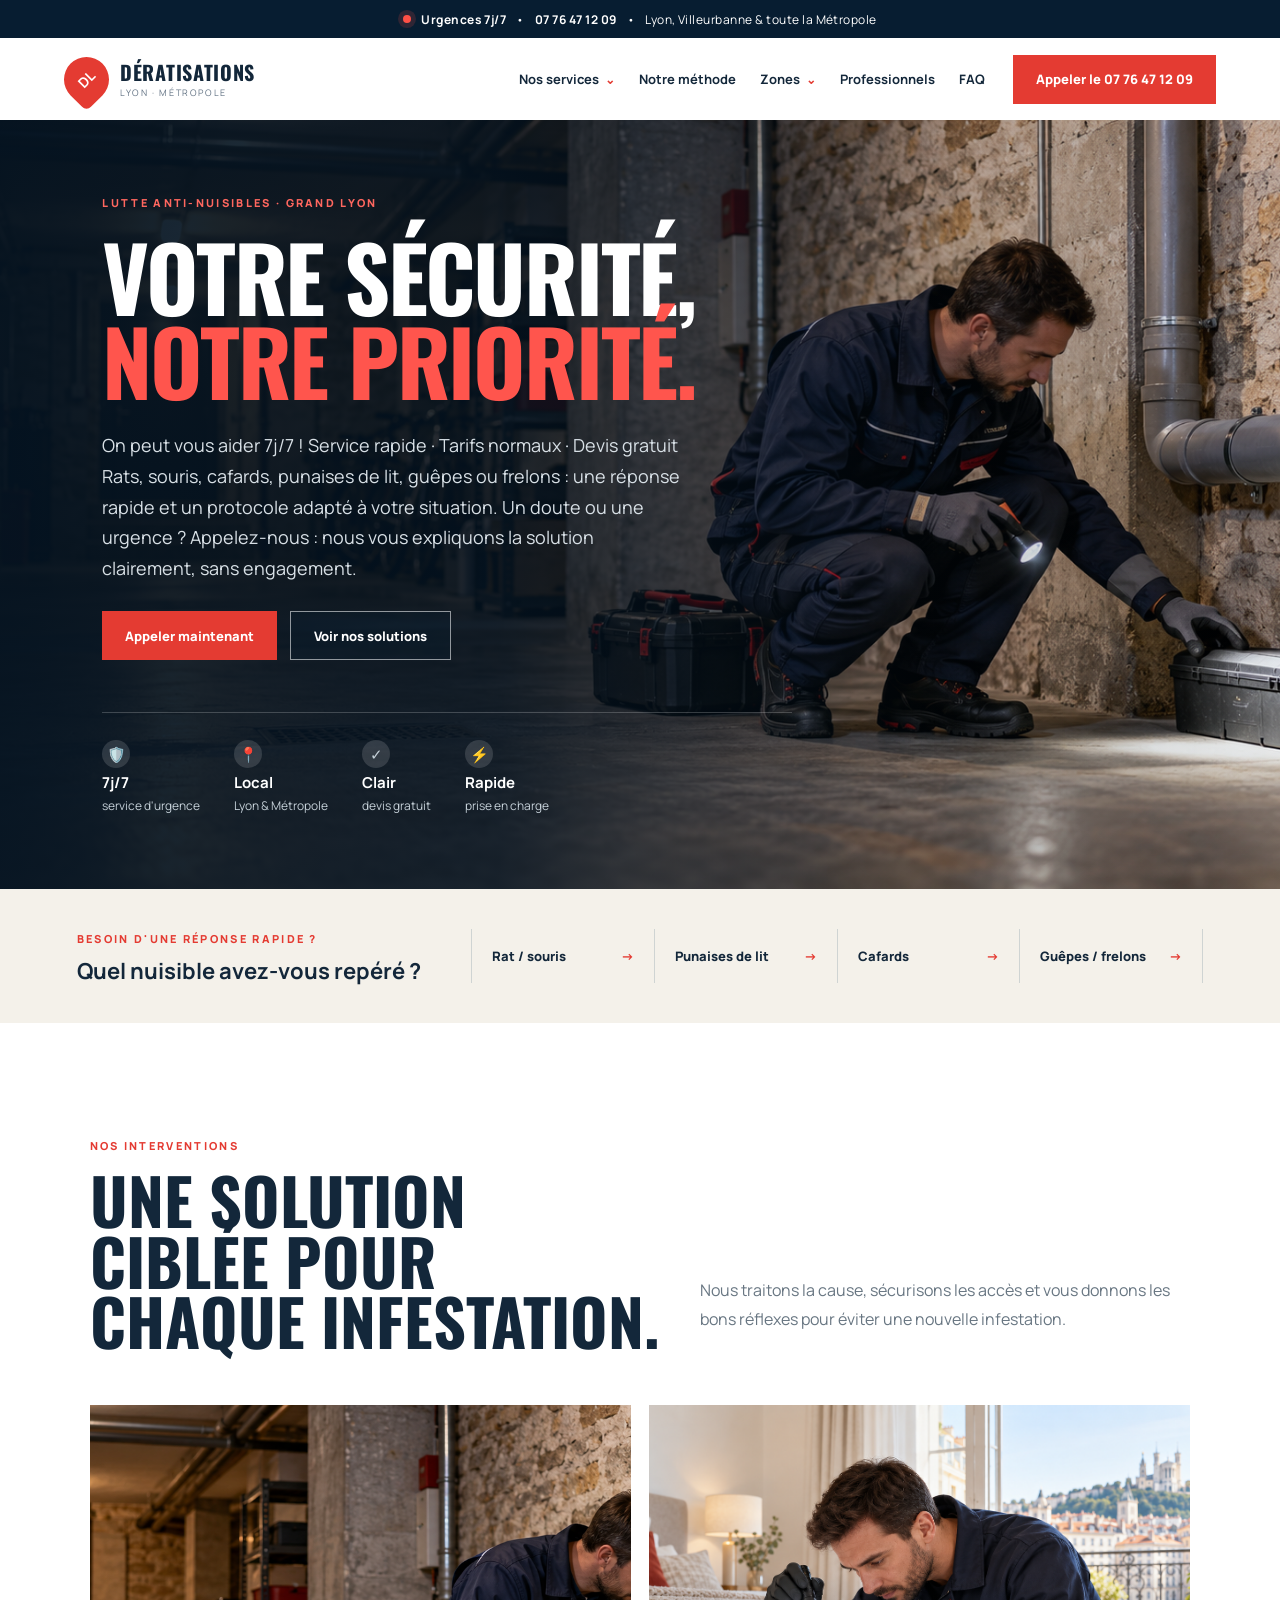
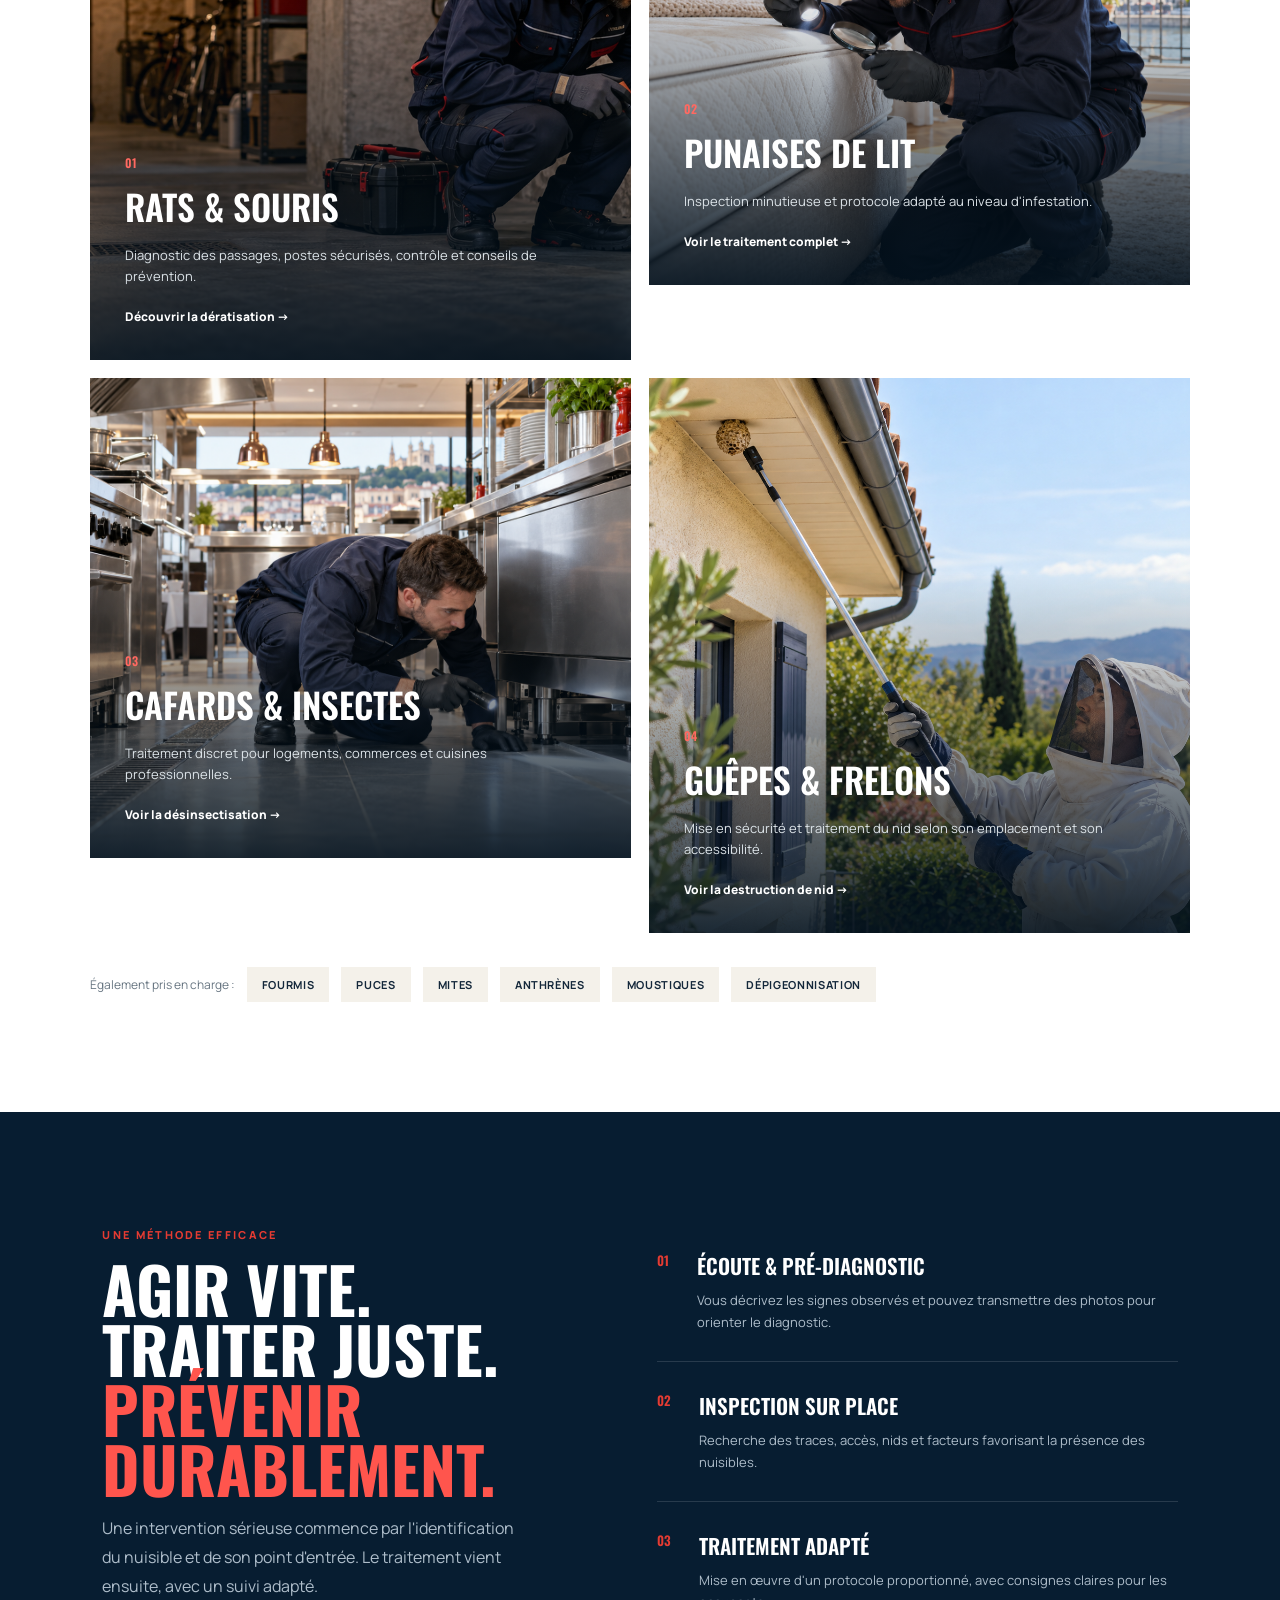
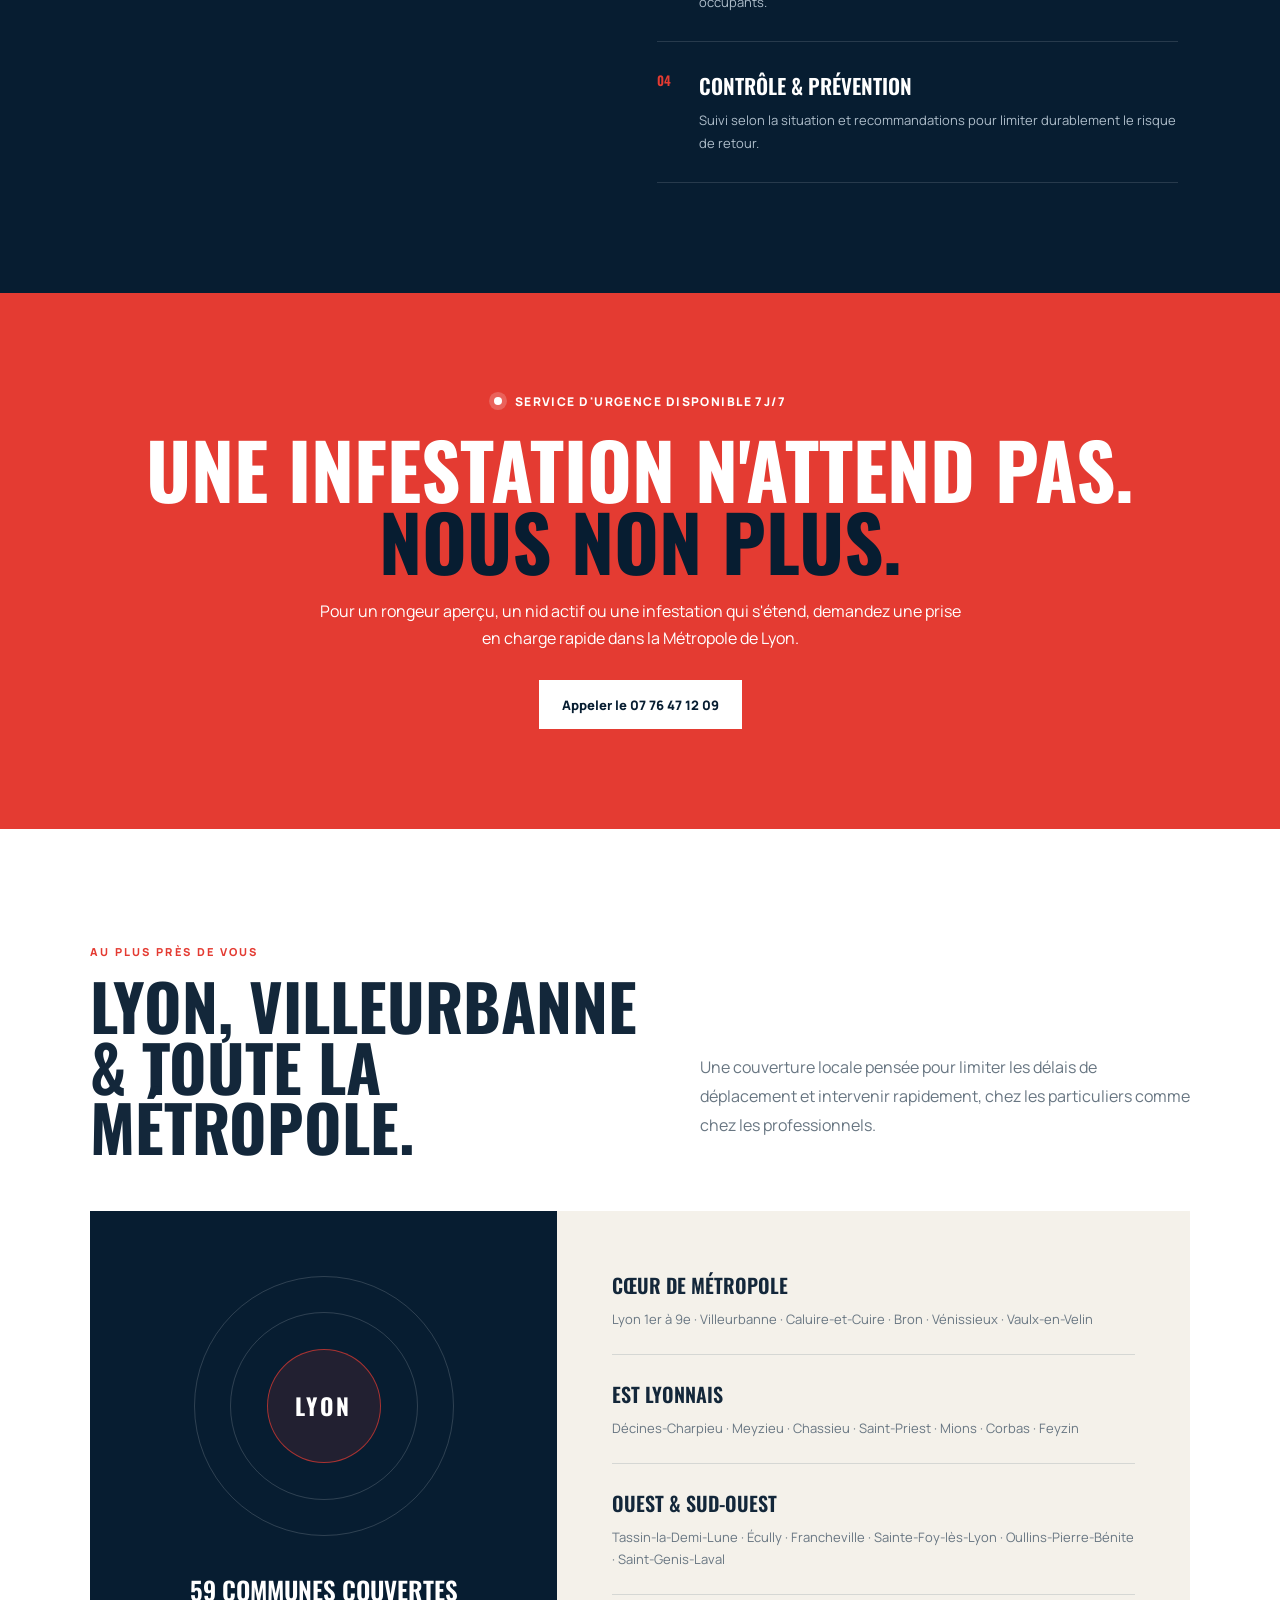
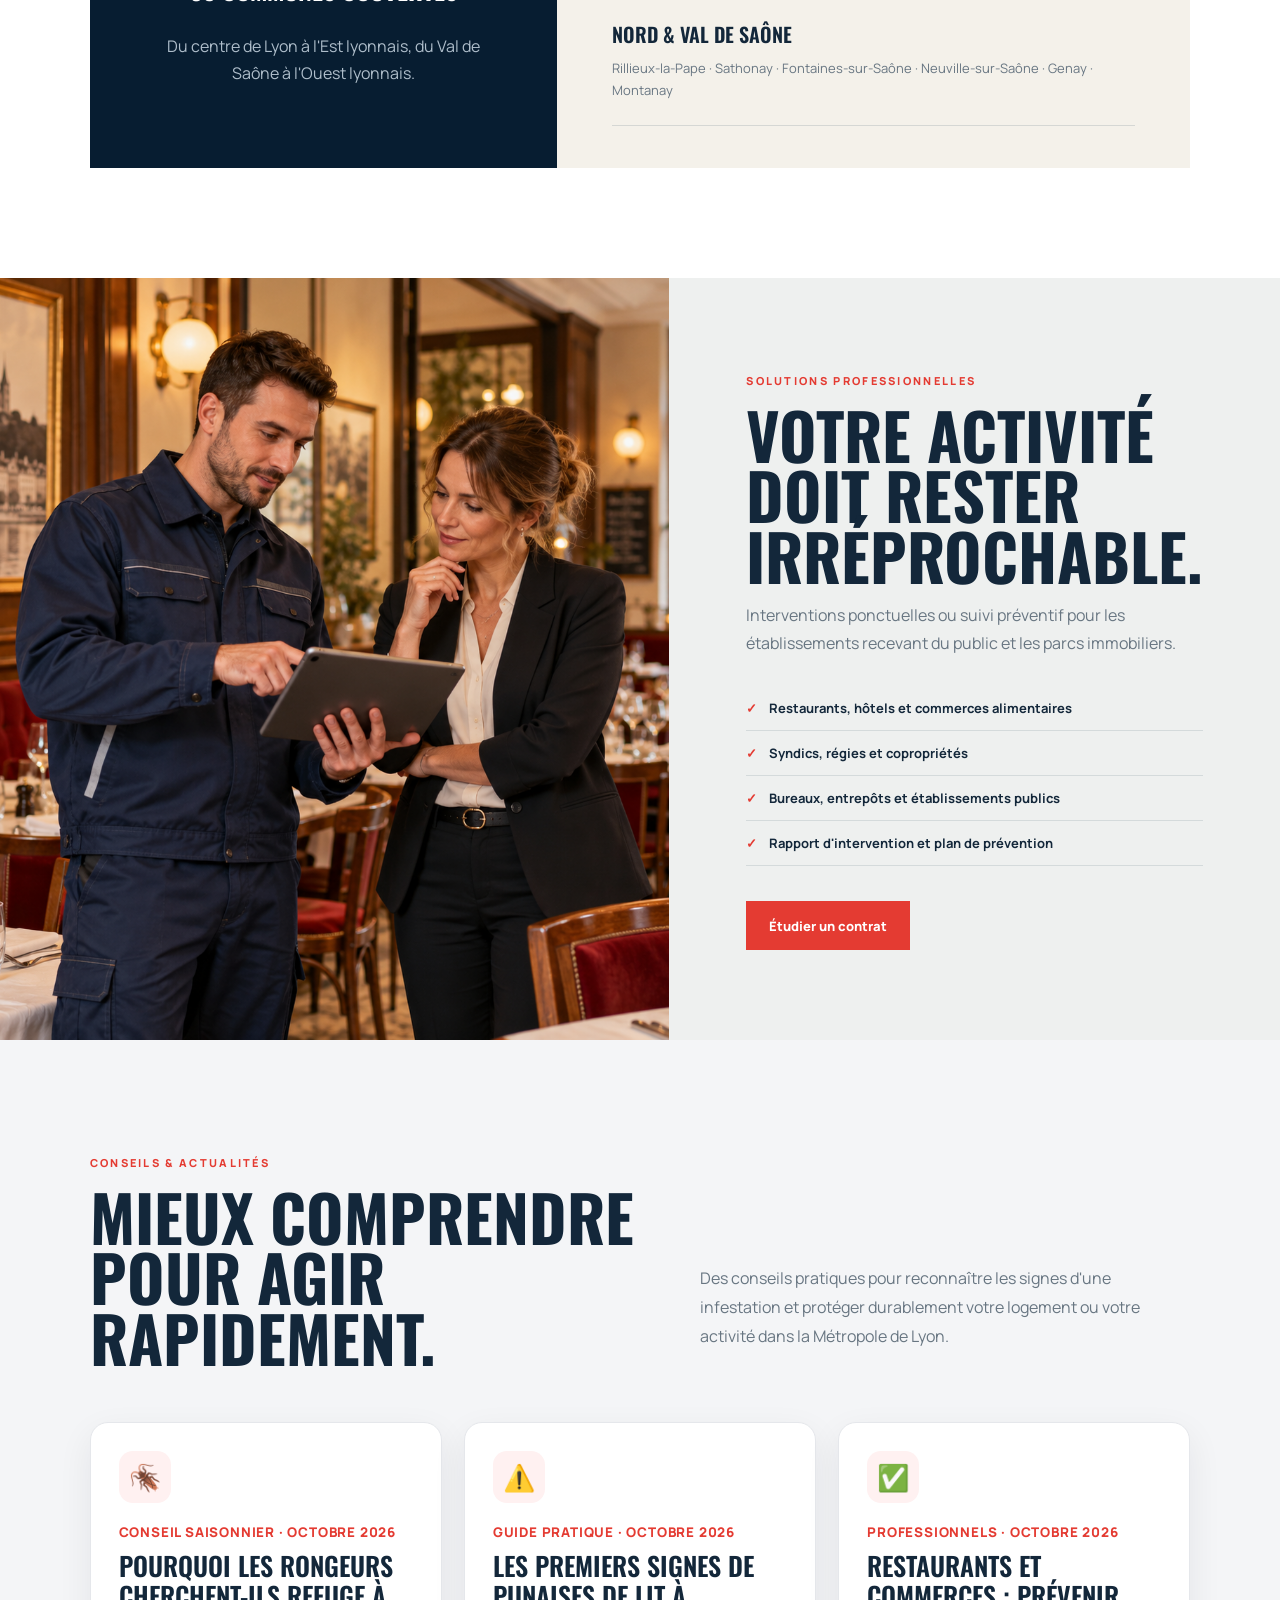
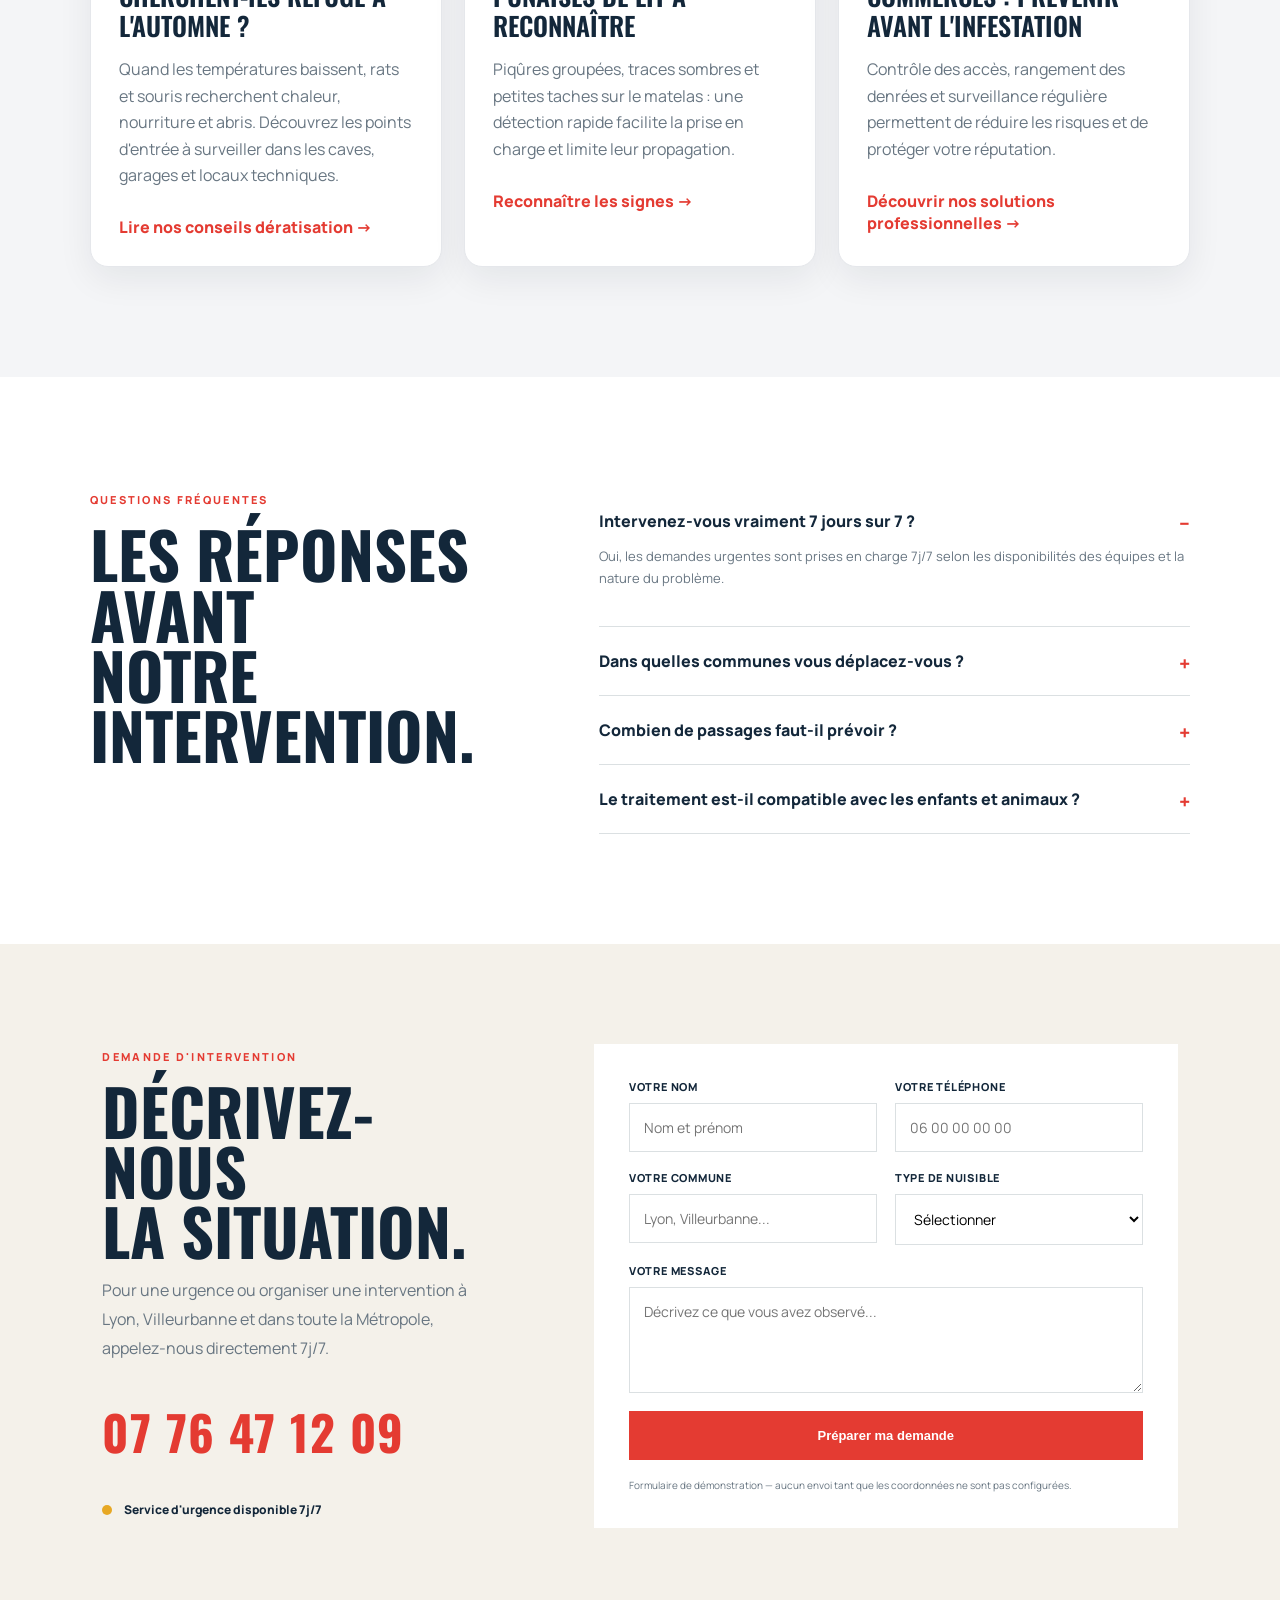
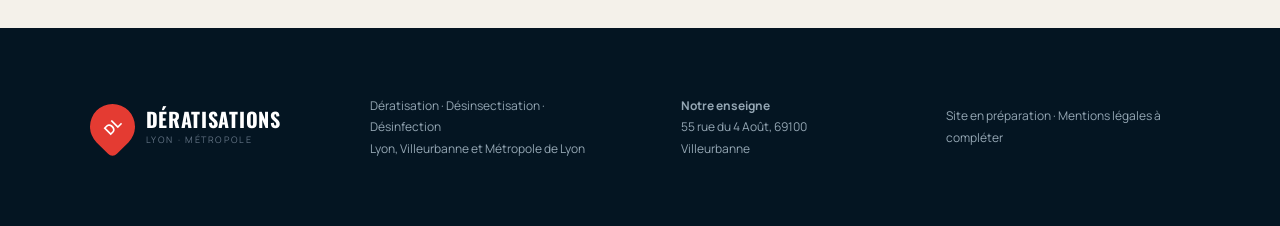
<file: index.html>
<!doctype html>
<html lang="fr">
<head>
  <meta charset="utf-8">
  <meta name="viewport" content="width=device-width, initial-scale=1">
  <title>Dératisations Lyon — Urgences anti-nuisibles 7j/7</title>
  <meta name="description" content="Dératisation, désinsectisation, punaises de lit, cafards, guêpes et frelons à Lyon, Villeurbanne et dans toute la Métropole de Lyon. Service d'urgence 7j/7.">
  <link rel="preconnect" href="https://fonts.googleapis.com">
  <link rel="preconnect" href="https://fonts.gstatic.com" crossorigin>
  <link href="https://fonts.googleapis.com/css2?family=Manrope:wght@400;500;600;700;800&family=Oswald:wght@500;600;700&display=swap" rel="stylesheet">
  <link rel="stylesheet" href="styles.css">
<!-- Google tag (gtag.js) -->
<script async src="https://www.googletagmanager.com/gtag/js?id=AW-18383502540"></script>
<script>
  window.dataLayer = window.dataLayer || [];
  function gtag(){dataLayer.push(arguments);}
  gtag('js', new Date());
  gtag('config', 'AW-18383502540');
</script>
</head>
<body>
  <div class="topbar"><span class="pulse"></span><strong>Urgences 7j/7</strong><span>•</span><a href="tel:+33776471209"><strong>07 76 47 12 09</strong></a><span>•</span><span>Lyon, Villeurbanne & toute la Métropole</span></div>
  <header class="header" id="accueil">
    <a class="brand" href="#accueil" aria-label="Dératisations Lyon, accueil">
      <span class="brand-mark" aria-hidden="true">DL</span>
      <span><strong>DÉRATISATIONS</strong><small>LYON · MÉTROPOLE</small></span>
    </a>
    <button class="menu-btn" aria-label="Ouvrir le menu" aria-expanded="false">☰</button>
    <nav class="nav" aria-label="Navigation principale">
      <div class="nav-group"><a href="#services">Nos services <span>⌄</span></a><div class="dropdown">
        <a href="rats-souris.html"><b>Rats & souris</b><small>Dératisation et prévention</small></a>
        <a href="punaises-de-lit.html"><b>Punaises de lit</b><small>Inspection et traitement</small></a>
        <a href="cafards-blattes.html"><b>Cafards & insectes</b><small>Désinsectisation ciblée</small></a>
        <a href="guepes-frelons.html"><b>Guêpes & frelons</b><small>Mise en sécurité des nids</small></a>
      </div></div>
      <a href="#methode">Notre méthode</a>
      <div class="nav-group"><a href="#zones">Zones <span>⌄</span></a><div class="dropdown compact">
        <a href="#zones"><b>Lyon 1er à 9e</b></a><a href="#zones"><b>Villeurbanne</b></a><a href="#zones"><b>Est lyonnais</b></a><a href="#zones"><b>Ouest lyonnais</b></a><a href="#zones"><b>Nord & Val de Saône</b></a>
      </div></div>
      <a href="#professionnels">Professionnels</a><a href="#faq">FAQ</a>
    </nav>
    <a class="btn btn-red header-cta" href="tel:+33776471209">Appeler le 07 76 47 12 09</a>
  </header>

  <main>
    <section class="hero">
      <img src="hero-deratisation.png" alt="Technicien anti-nuisibles inspectant une cave d'immeuble lyonnais">
      <div class="hero-overlay"></div>
      <div class="hero-content">
        <div class="eyebrow">Lutte anti-nuisibles · Grand Lyon</div>
        <h1>Votre sécurité,<br><em>notre priorité.</em></h1>
        <p>On peut vous aider 7j/7 !
Service rapide · Tarifs normaux · Devis gratuit

Rats, souris, cafards, punaises de lit, guêpes ou frelons : une réponse rapide et un protocole adapté à votre situation.

Un doute ou une urgence ? Appelez-nous : nous vous expliquons la solution clairement, sans engagement.</p>
        <div class="hero-actions">
          <a class="btn btn-red" href="tel:+33776471209">Appeler maintenant</a>
          <a class="btn btn-ghost" href="#services">Voir nos solutions</a>
        </div>
        <div class="hero-trust">
          <span><i aria-hidden="true">🛡️</i><b>7j/7</b> service d'urgence</span>
          <span><i aria-hidden="true">📍</i><b>Local</b> Lyon & Métropole</span>
          <span><i aria-hidden="true">✓</i><b>Clair</b> devis gratuit</span>
          <span><i aria-hidden="true">⚡</i><b>Rapide</b> prise en charge</span>
        </div>
      </div>
    </section>

    <section class="quick-diagnosis">
      <div><span class="red-label">Besoin d'une réponse rapide ?</span><h2>Quel nuisible avez-vous repéré ?</h2></div>
      <div class="quick-links">
        <a href="#deratisation">Rat / souris <span>→</span></a>
        <a href="#punaises">Punaises de lit <span>→</span></a>
        <a href="#cafards">Cafards <span>→</span></a>
        <a href="#guepes">Guêpes / frelons <span>→</span></a>
      </div>
    </section>

    <section class="section services" id="services">
      <div class="section-head">
        <div><span class="red-label">Nos interventions</span><h2>Une solution ciblée pour<br>chaque infestation.</h2></div>
        <p>Nous traitons la cause, sécurisons les accès et vous donnons les bons réflexes pour éviter une nouvelle infestation.</p>
      </div>
      <div class="service-grid">
        <article class="service-card wide" id="deratisation">
          <img src="hero-deratisation.png" alt="Dératisation professionnelle dans une cave à Lyon">
          <div class="shade"></div><div class="card-copy"><span>01</span><h3>Rats & souris</h3><p>Diagnostic des passages, postes sécurisés, contrôle et conseils de prévention.</p><a href="rats-souris.html">Découvrir la dératisation →</a></div>
        </article>
        <article class="service-card" id="punaises">
          <img src="punaises-lit.png" alt="Inspection professionnelle d'un matelas contre les punaises de lit">
          <div class="shade"></div><div class="card-copy"><span>02</span><h3>Punaises de lit</h3><p>Inspection minutieuse et protocole adapté au niveau d'infestation.</p><a href="punaises-de-lit.html">Voir le traitement complet →</a></div>
        </article>
        <article class="service-card" id="cafards">
          <img src="cafards-pro.png" alt="Inspection anti-cafards dans une cuisine professionnelle">
          <div class="shade"></div><div class="card-copy"><span>03</span><h3>Cafards & insectes</h3><p>Traitement discret pour logements, commerces et cuisines professionnelles.</p><a href="cafards-blattes.html">Voir la désinsectisation →</a></div>
        </article>
        <article class="service-card wide" id="guepes">
          <img src="guepes-frelons.png" alt="Technicien protégé inspectant un nid de guêpes sous une toiture">
          <div class="shade"></div><div class="card-copy"><span>04</span><h3>Guêpes & frelons</h3><p>Mise en sécurité et traitement du nid selon son emplacement et son accessibilité.</p><a href="guepes-frelons.html">Voir la destruction de nid →</a></div>
        </article>
      </div>
      <div class="other-pests"><span>Également pris en charge :</span><b>Fourmis</b><b>Puces</b><b>Mites</b><b>Anthrènes</b><b>Moustiques</b><b>Dépigeonnisation</b></div>
    </section>

    <section class="method" id="methode">
      <div class="method-intro"><span class="red-label">Une méthode efficace</span><h2>Agir vite.<br>Traiter juste.<br><em>Prévenir durablement.</em></h2><p>Une intervention sérieuse commence par l'identification du nuisible et de son point d'entrée. Le traitement vient ensuite, avec un suivi adapté.</p></div>
      <div class="steps">
        <article><strong>01</strong><div><h3>Écoute & pré-diagnostic</h3><p>Vous décrivez les signes observés et pouvez transmettre des photos pour orienter le diagnostic.</p></div></article>
        <article><strong>02</strong><div><h3>Inspection sur place</h3><p>Recherche des traces, accès, nids et facteurs favorisant la présence des nuisibles.</p></div></article>
        <article><strong>03</strong><div><h3>Traitement adapté</h3><p>Mise en œuvre d'un protocole proportionné, avec consignes claires pour les occupants.</p></div></article>
        <article><strong>04</strong><div><h3>Contrôle & prévention</h3><p>Suivi selon la situation et recommandations pour limiter durablement le risque de retour.</p></div></article>
      </div>
    </section>

    <section class="emergency">
      <div><span class="live-dot"></span><span>Service d'urgence disponible 7j/7</span></div>
      <h2>Une infestation n'attend pas.<br><em>Nous non plus.</em></h2>
      <p>Pour un rongeur aperçu, un nid actif ou une infestation qui s'étend, demandez une prise en charge rapide dans la Métropole de Lyon.</p>
      <a class="btn btn-white" href="tel:+33776471209">Appeler le 07 76 47 12 09</a>
    </section>

    <section class="section zones" id="zones">
      <div class="section-head"><div><span class="red-label">Au plus près de vous</span><h2>Lyon, Villeurbanne<br>& toute la Métropole.</h2></div><p>Une couverture locale pensée pour limiter les délais de déplacement et intervenir rapidement, chez les particuliers comme chez les professionnels.</p></div>
      <div class="zone-layout">
        <div class="zone-feature"><div class="map-rings"><span></span><span></span><span></span><b>LYON</b></div><h3>59 communes couvertes</h3><p>Du centre de Lyon à l'Est lyonnais, du Val de Saône à l'Ouest lyonnais.</p></div>
        <div class="city-list">
          <div><h3>Cœur de Métropole</h3><p>Lyon 1er à 9e · Villeurbanne · Caluire-et-Cuire · Bron · Vénissieux · Vaulx-en-Velin</p></div>
          <div><h3>Est lyonnais</h3><p>Décines-Charpieu · Meyzieu · Chassieu · Saint-Priest · Mions · Corbas · Feyzin</p></div>
          <div><h3>Ouest & Sud-Ouest</h3><p>Tassin-la-Demi-Lune · Écully · Francheville · Sainte-Foy-lès-Lyon · Oullins-Pierre-Bénite · Saint-Genis-Laval</p></div>
          <div><h3>Nord & Val de Saône</h3><p>Rillieux-la-Pape · Sathonay · Fontaines-sur-Saône · Neuville-sur-Saône · Genay · Montanay</p></div>
        </div>
      </div>
    </section>

    <section class="pro" id="professionnels">
      <img src="contrats-pro.png" alt="Technicien anti-nuisibles présentant un rapport à une responsable de restaurant lyonnais">
      <div class="pro-content"><span class="red-label">Solutions professionnelles</span><h2>Votre activité doit rester<br>irréprochable.</h2><p>Interventions ponctuelles ou suivi préventif pour les établissements recevant du public et les parcs immobiliers.</p><ul><li>Restaurants, hôtels et commerces alimentaires</li><li>Syndics, régies et copropriétés</li><li>Bureaux, entrepôts et établissements publics</li><li>Rapport d'intervention et plan de prévention</li></ul><a class="btn btn-red" href="#contact">Étudier un contrat</a></div>
    </section>

    <section class="section news" id="actualites">
      <div class="section-head"><div><span class="red-label">Conseils & actualités</span><h2>Mieux comprendre<br>pour agir rapidement.</h2></div><p>Des conseils pratiques pour reconnaître les signes d'une infestation et protéger durablement votre logement ou votre activité dans la Métropole de Lyon.</p></div>
      <div class="news-grid">
        <article><span class="news-icon">🪳</span><small>Conseil saisonnier · Octobre 2026</small><h3>Pourquoi les rongeurs cherchent-ils refuge à l'automne ?</h3><p>Quand les températures baissent, rats et souris recherchent chaleur, nourriture et abris. Découvrez les points d'entrée à surveiller dans les caves, garages et locaux techniques.</p><a href="rats-souris.html">Lire nos conseils dératisation →</a></article>
        <article><span class="news-icon">⚠️</span><small>Guide pratique · Octobre 2026</small><h3>Les premiers signes de punaises de lit à reconnaître</h3><p>Piqûres groupées, traces sombres et petites taches sur le matelas : une détection rapide facilite la prise en charge et limite leur propagation.</p><a href="punaises-de-lit.html">Reconnaître les signes →</a></article>
        <article><span class="news-icon">✅</span><small>Professionnels · Octobre 2026</small><h3>Restaurants et commerces : prévenir avant l'infestation</h3><p>Contrôle des accès, rangement des denrées et surveillance régulière permettent de réduire les risques et de protéger votre réputation.</p><a href="#professionnels">Découvrir nos solutions professionnelles →</a></article>
      </div>
    </section>

    <section class="section faq" id="faq">
      <div><span class="red-label">Questions fréquentes</span><h2>Les réponses avant<br>notre intervention.</h2></div>
      <div class="accordion">
        <details open><summary>Intervenez-vous vraiment 7 jours sur 7 ?</summary><p>Oui, les demandes urgentes sont prises en charge 7j/7 selon les disponibilités des équipes et la nature du problème.</p></details>
        <details><summary>Dans quelles communes vous déplacez-vous ?</summary><p>À Lyon, Villeurbanne et dans l'ensemble de la Métropole de Lyon. Indiquez votre commune lors de la demande pour confirmer le délai.</p></details>
        <details><summary>Combien de passages faut-il prévoir ?</summary><p>Cela dépend du nuisible, de l'étendue de l'infestation et du lieu. Certains protocoles nécessitent un contrôle ou un second passage.</p></details>
        <details><summary>Le traitement est-il compatible avec les enfants et animaux ?</summary><p>Les consignes de sécurité sont expliquées avant chaque intervention. Elles varient selon le produit et la méthode retenus.</p></details>
      </div>
    </section>

    <section class="contact" id="contact">
      <div class="contact-copy"><span class="red-label">Demande d'intervention</span><h2>Décrivez-nous<br>la situation.</h2><p>Pour une urgence ou organiser une intervention à Lyon, Villeurbanne et dans toute la Métropole, appelez-nous directement 7j/7.</p><a class="contact-phone" href="tel:+33776471209">07 76 47 12 09</a><div class="pending"><span></span>Service d'urgence disponible 7j/7</div></div>
      <form class="contact-form" id="lead-form">
        <label>Votre nom<input type="text" placeholder="Nom et prénom" required></label>
        <label>Votre téléphone<input type="tel" placeholder="06 00 00 00 00" required></label>
        <label>Votre commune<input type="text" placeholder="Lyon, Villeurbanne..." required></label>
        <label>Type de nuisible<select required><option value="">Sélectionner</option><option>Rats / souris</option><option>Punaises de lit</option><option>Cafards / blattes</option><option>Guêpes / frelons</option><option>Autre</option></select></label>
        <label class="full">Votre message<textarea rows="4" placeholder="Décrivez ce que vous avez observé..."></textarea></label>
        <button class="btn btn-red full" type="submit">Préparer ma demande</button>
        <small class="full">Formulaire de démonstration — aucun envoi tant que les coordonnées ne sont pas configurées.</small>
      </form>
    </section>
  </main>

  <footer><a class="brand" href="#accueil"><span class="brand-mark">DL</span><span><strong>DÉRATISATIONS</strong><small>LYON · MÉTROPOLE</small></span></a><p>Dératisation · Désinsectisation · Désinfection<br>Lyon, Villeurbanne et Métropole de Lyon</p><p><strong>Notre enseigne</strong><br>55 rue du 4 Août, 69100 Villeurbanne</p><p class="legal">Site en préparation · Mentions légales à compléter</p></footer>
  <div class="mobile-bar"><a href="tel:+33776471209">☎ Urgence 7j/7 — 07 76 47 12 09</a></div>
  <script src="script.js"></script>
</body>
</html>
</file>
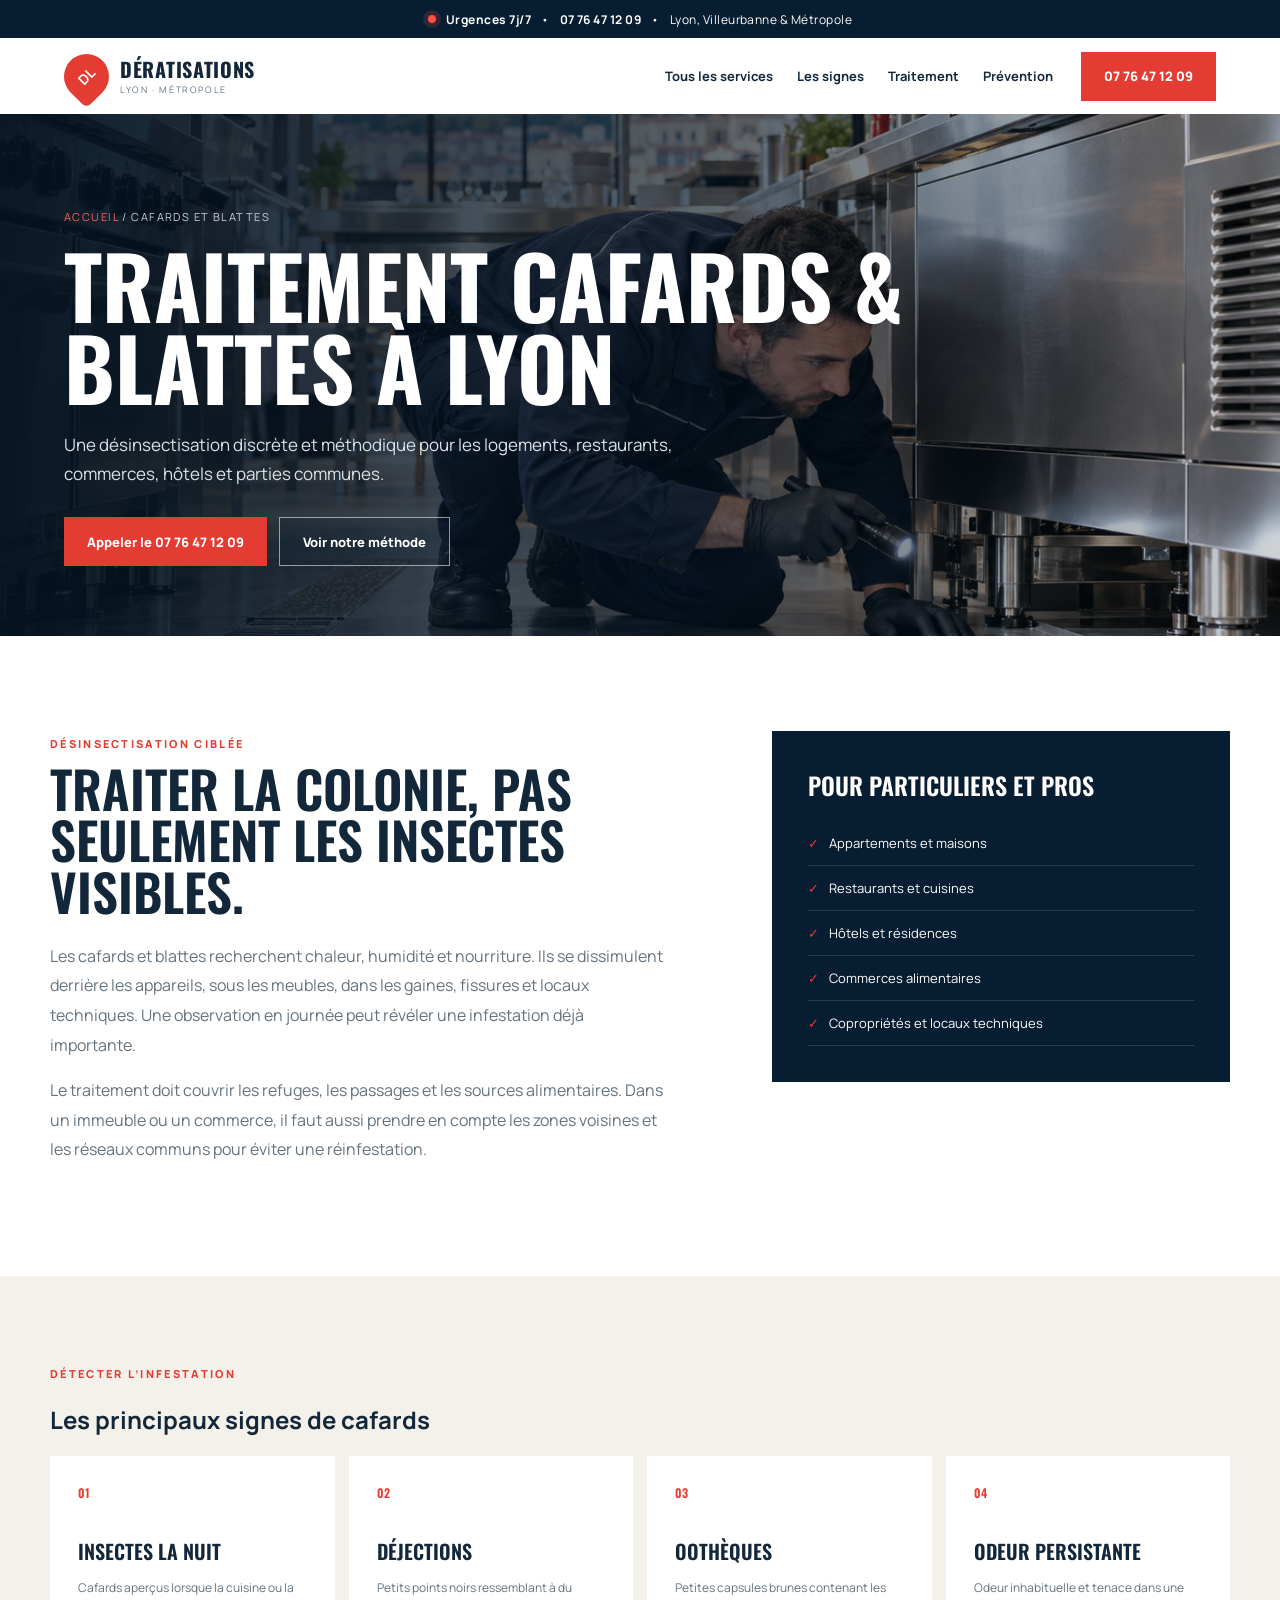
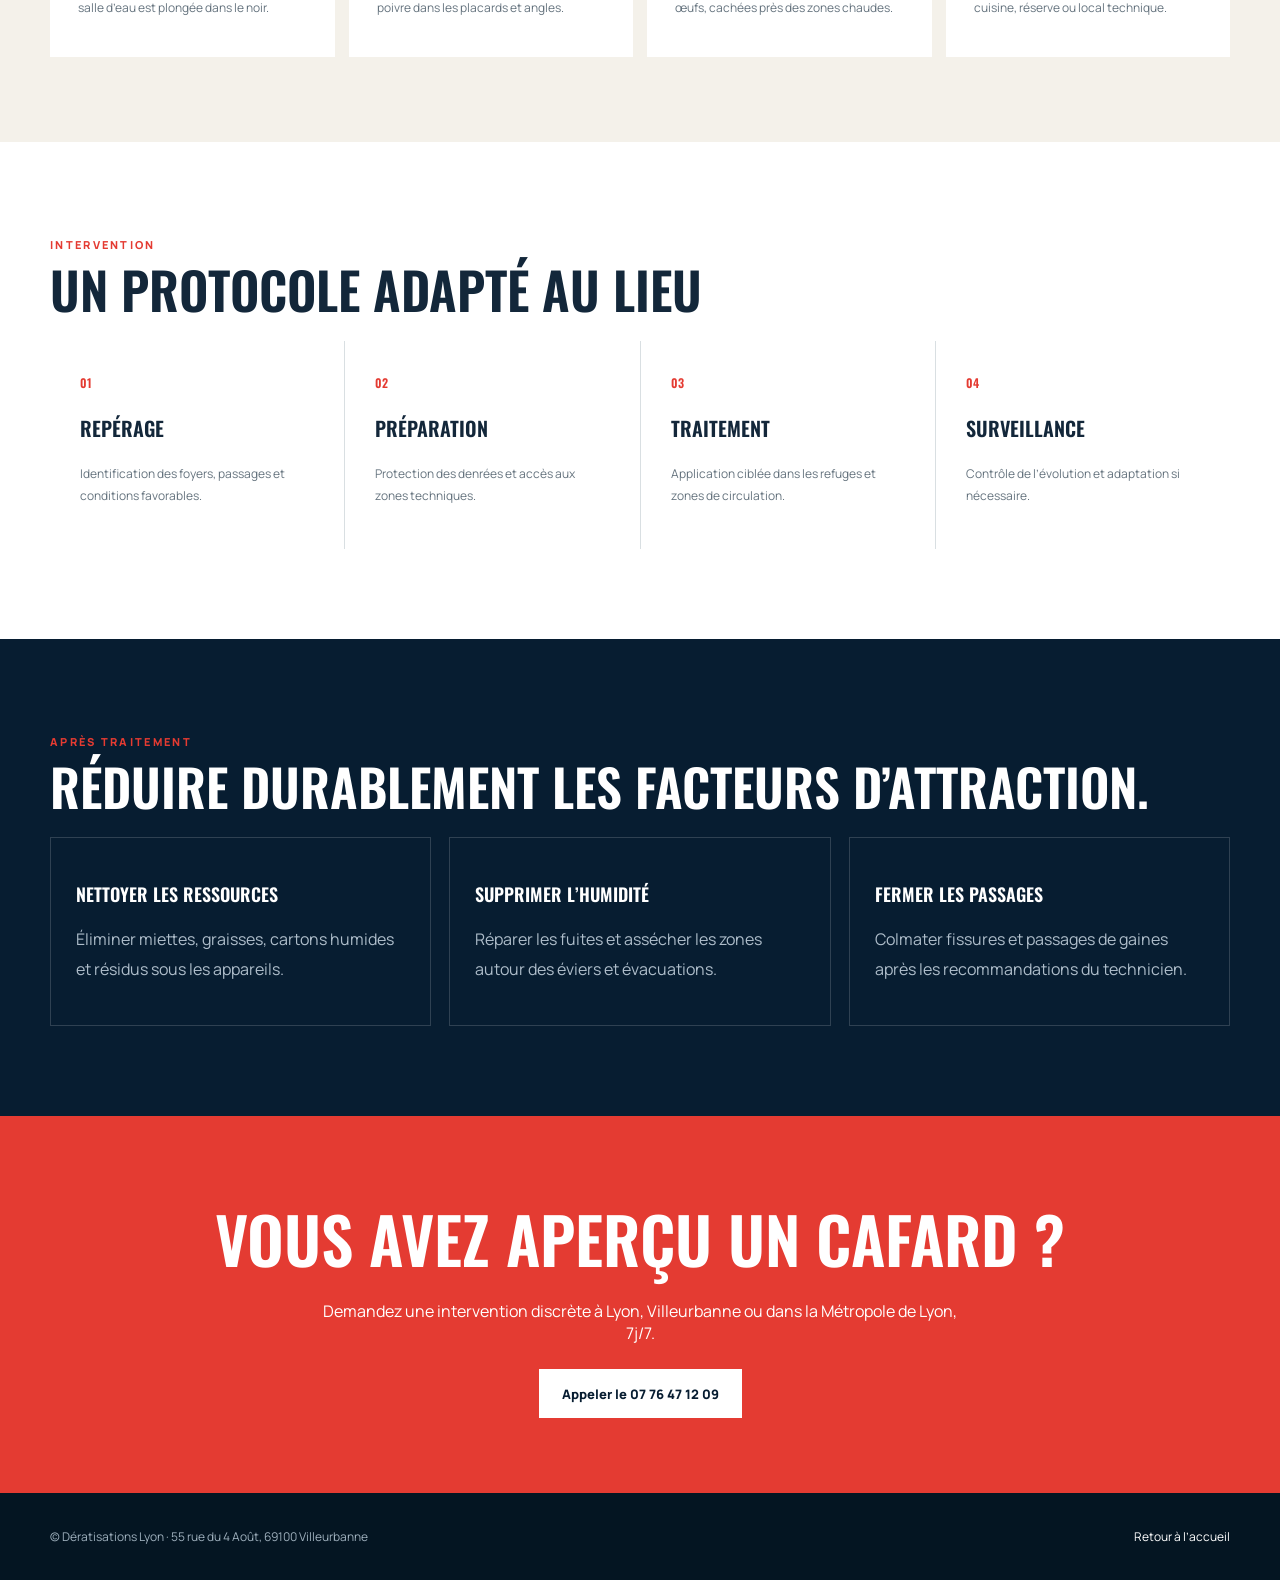
<file: cafards-blattes.html>
<!doctype html><html lang="fr"><head><meta charset="utf-8"><meta name="viewport" content="width=device-width,initial-scale=1"><title>Traitement cafards et blattes à Lyon — Désinsectisation 7j/7</title><meta name="description" content="Désinsectisation professionnelle contre cafards et blattes à Lyon, Villeurbanne et Métropole. Logements, restaurants et commerces."><link rel="preconnect" href="https://fonts.googleapis.com"><link rel="preconnect" href="https://fonts.gstatic.com" crossorigin><link href="https://fonts.googleapis.com/css2?family=Manrope:wght@400;600;700;800&family=Oswald:wght@500;600;700&display=swap" rel="stylesheet"><link rel="stylesheet" href="styles.css"><link rel="stylesheet" href="service-page.css"><!-- Google tag (gtag.js) -->
<script async src="https://www.googletagmanager.com/gtag/js?id=AW-18383502540"></script>
<script>
  window.dataLayer = window.dataLayer || [];
  function gtag(){dataLayer.push(arguments);}
  gtag('js', new Date());
  gtag('config', 'AW-18383502540');
</script>
</head><body>
<div class="topbar"><span class="pulse"></span><strong>Urgences 7j/7</strong><span>•</span><a href="tel:+33776471209"><strong>07 76 47 12 09</strong></a><span>•</span><span>Lyon, Villeurbanne & Métropole</span></div><header class="header service-nav"><a class="brand" href="index.html"><span class="brand-mark">DL</span><span><strong>DÉRATISATIONS</strong><small>LYON · MÉTROPOLE</small></span></a><button class="menu-btn">☰</button><nav class="nav"><a href="index.html#services">Tous les services</a><a href="#signes">Les signes</a><a href="#methode">Traitement</a><a href="#prevention">Prévention</a></nav><a class="btn btn-red header-cta" href="tel:+33776471209">07 76 47 12 09</a></header>
<main><section class="service-hero"><img src="cafards-pro.png" alt="Inspection anti-cafards dans une cuisine professionnelle lyonnaise"><div class="inner"><div class="breadcrumb"><a href="index.html">Accueil</a> / Cafards et blattes</div><h1>Traitement cafards & blattes à Lyon</h1><p>Une désinsectisation discrète et méthodique pour les logements, restaurants, commerces, hôtels et parties communes.</p><div class="service-actions"><a class="btn btn-red" href="tel:+33776471209">Appeler le 07 76 47 12 09</a><a class="btn btn-ghost" href="#methode">Voir notre méthode</a></div></div></section>
<section class="service-body"><div class="intro-grid"><div class="prose"><span class="red-label">Désinsectisation ciblée</span><h2>Traiter la colonie, pas seulement les insectes visibles.</h2><p>Les cafards et blattes recherchent chaleur, humidité et nourriture. Ils se dissimulent derrière les appareils, sous les meubles, dans les gaines, fissures et locaux techniques. Une observation en journée peut révéler une infestation déjà importante.</p><p>Le traitement doit couvrir les refuges, les passages et les sources alimentaires. Dans un immeuble ou un commerce, il faut aussi prendre en compte les zones voisines et les réseaux communs pour éviter une réinfestation.</p></div><aside class="side-card"><h3>Pour particuliers et pros</h3><ul><li>Appartements et maisons</li><li>Restaurants et cuisines</li><li>Hôtels et résidences</li><li>Commerces alimentaires</li><li>Copropriétés et locaux techniques</li></ul></aside></div></section>
<section class="signs" id="signes"><span class="red-label">Détecter l’infestation</span><h2 class="service-section-title">Les principaux signes de cafards</h2><div class="sign-grid"><article class="sign-card"><b>01</b><h3>Insectes la nuit</h3><p>Cafards aperçus lorsque la cuisine ou la salle d’eau est plongée dans le noir.</p></article><article class="sign-card"><b>02</b><h3>Déjections</h3><p>Petits points noirs ressemblant à du poivre dans les placards et angles.</p></article><article class="sign-card"><b>03</b><h3>Oothèques</h3><p>Petites capsules brunes contenant les œufs, cachées près des zones chaudes.</p></article><article class="sign-card"><b>04</b><h3>Odeur persistante</h3><p>Odeur inhabituelle et tenace dans une cuisine, réserve ou local technique.</p></article></div></section>
<section class="service-section" id="methode"><span class="red-label">Intervention</span><h2>Un protocole adapté au lieu</h2><div class="process-list"><article><strong>01</strong><h3>Repérage</h3><p>Identification des foyers, passages et conditions favorables.</p></article><article><strong>02</strong><h3>Préparation</h3><p>Protection des denrées et accès aux zones techniques.</p></article><article><strong>03</strong><h3>Traitement</h3><p>Application ciblée dans les refuges et zones de circulation.</p></article><article><strong>04</strong><h3>Surveillance</h3><p>Contrôle de l’évolution et adaptation si nécessaire.</p></article></div></section>
<section class="service-section prevent" id="prevention"><span class="red-label">Après traitement</span><h2>Réduire durablement les facteurs d’attraction.</h2><div class="tips"><article><h3>Nettoyer les ressources</h3><p>Éliminer miettes, graisses, cartons humides et résidus sous les appareils.</p></article><article><h3>Supprimer l’humidité</h3><p>Réparer les fuites et assécher les zones autour des éviers et évacuations.</p></article><article><h3>Fermer les passages</h3><p>Colmater fissures et passages de gaines après les recommandations du technicien.</p></article></div></section>
<section class="service-cta" id="contact"><h2>Vous avez aperçu un cafard ?</h2><p>Demandez une intervention discrète à Lyon, Villeurbanne ou dans la Métropole de Lyon, 7j/7.</p><a class="btn btn-white" href="tel:+33776471209">Appeler le 07 76 47 12 09</a></section></main><footer class="service-footer"><span>© Dératisations Lyon · 55 rue du 4 Août, 69100 Villeurbanne</span><a href="index.html">Retour à l’accueil</a></footer><script src="script.js"></script></body></html>
</file>
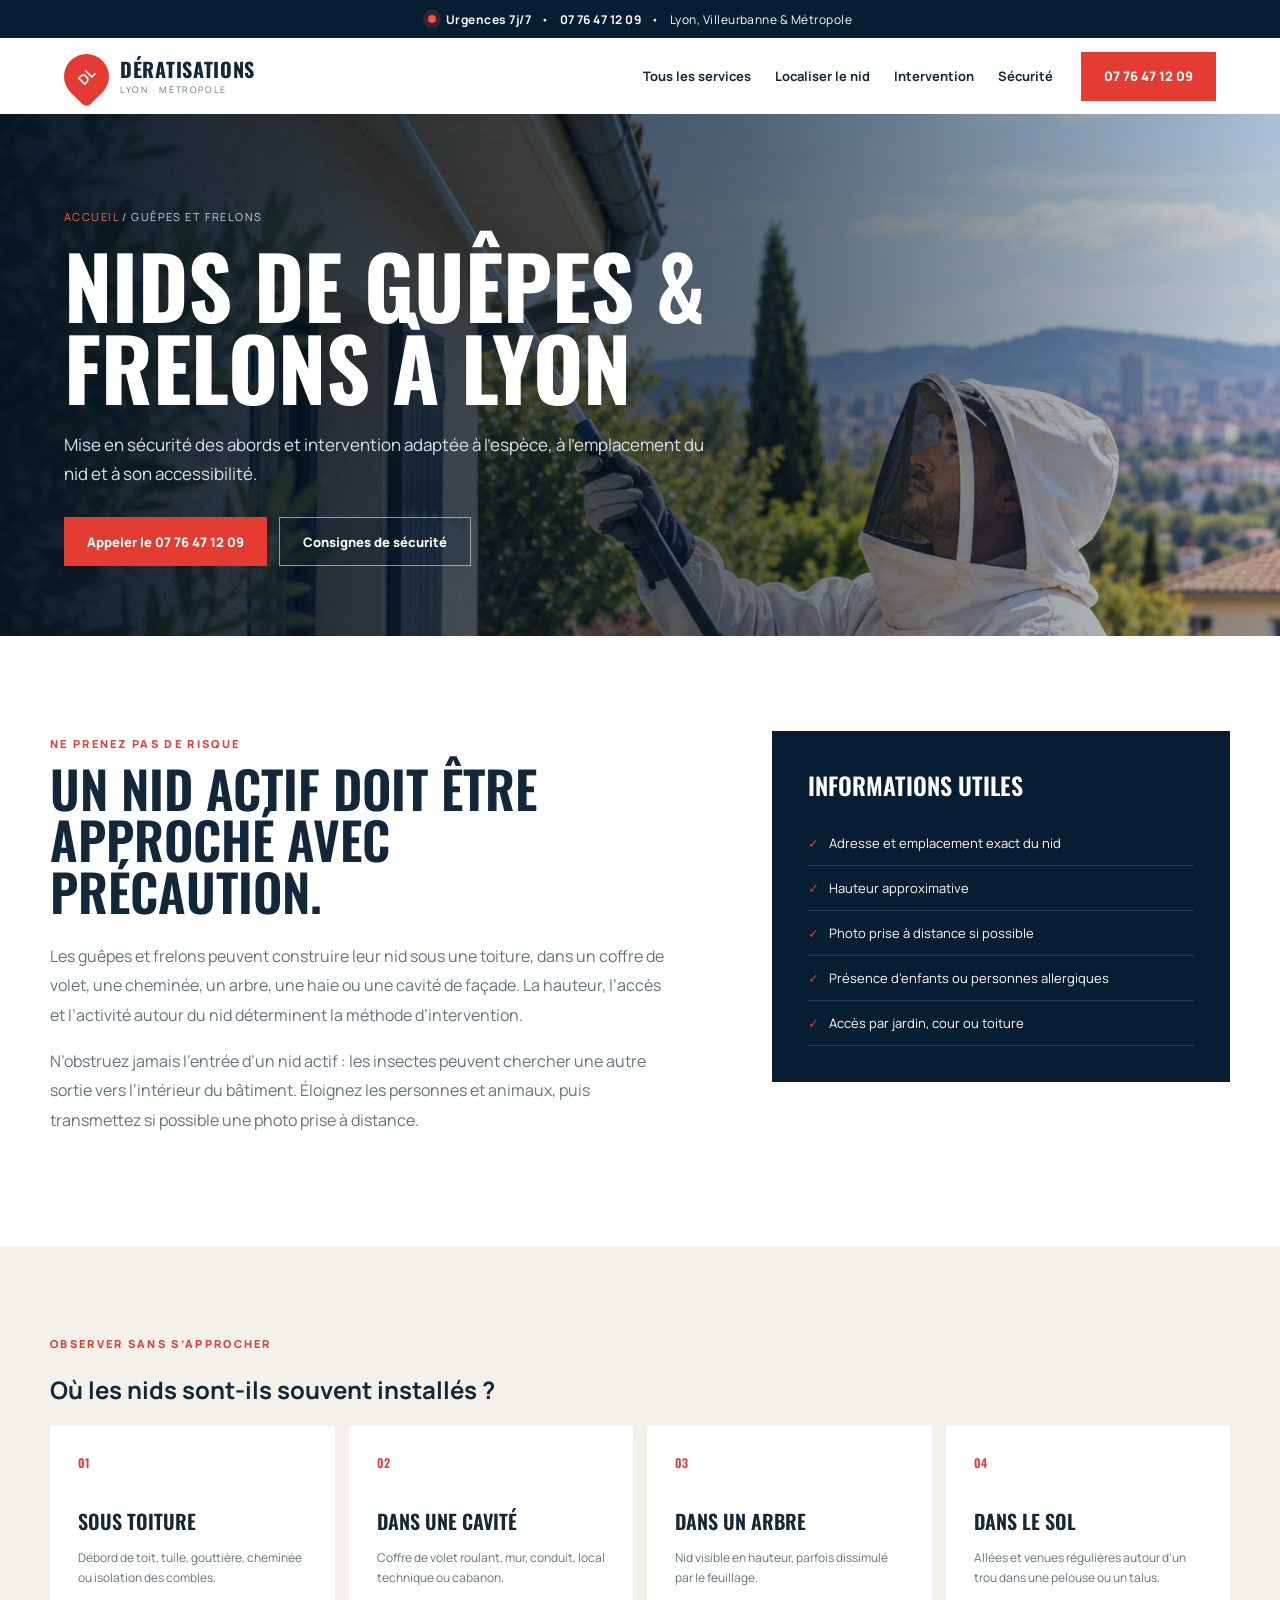
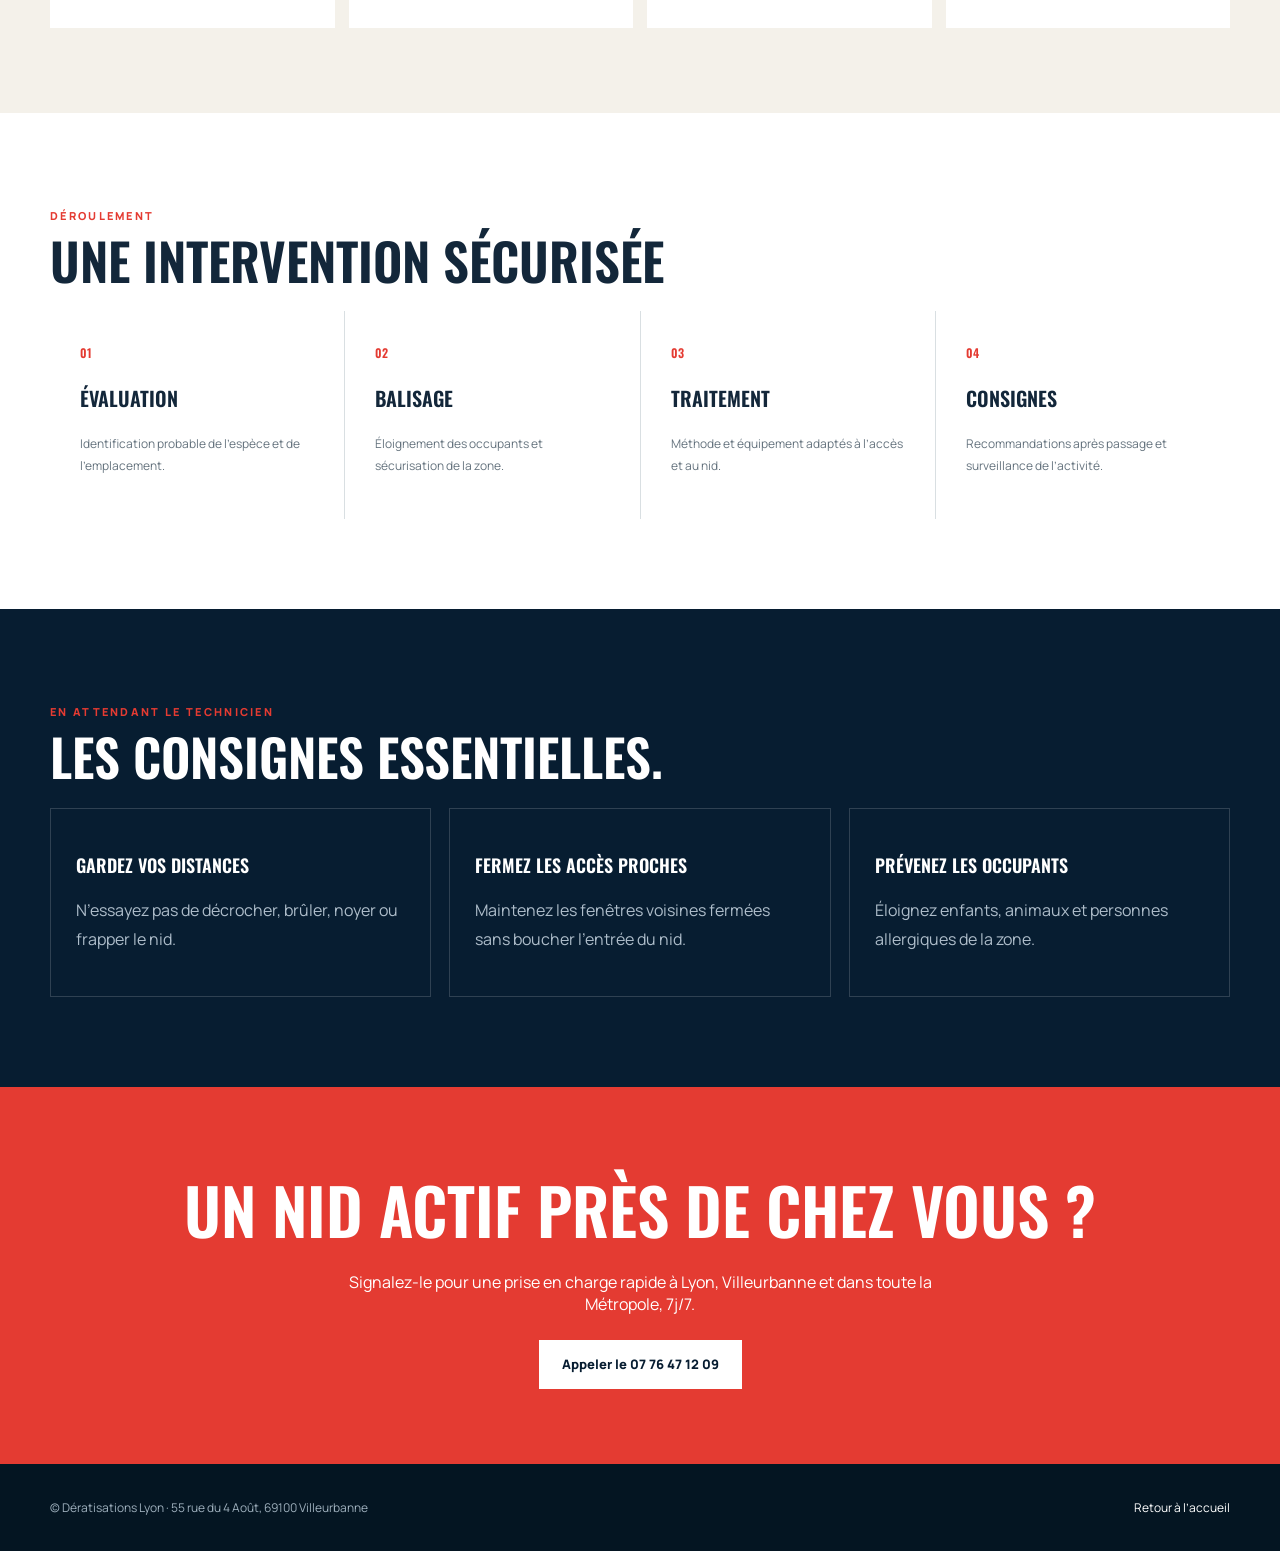
<file: guepes-frelons.html>
<!doctype html><html lang="fr"><head><meta charset="utf-8"><meta name="viewport" content="width=device-width,initial-scale=1"><title>Destruction nid de guêpes et frelons à Lyon — Urgence 7j/7</title><meta name="description" content="Intervention sur nids de guêpes et frelons à Lyon, Villeurbanne et Métropole. Diagnostic de l'accès, sécurisation et traitement 7j/7."><link rel="preconnect" href="https://fonts.googleapis.com"><link rel="preconnect" href="https://fonts.gstatic.com" crossorigin><link href="https://fonts.googleapis.com/css2?family=Manrope:wght@400;600;700;800&family=Oswald:wght@500;600;700&display=swap" rel="stylesheet"><link rel="stylesheet" href="styles.css"><link rel="stylesheet" href="service-page.css"><!-- Google tag (gtag.js) -->
<script async src="https://www.googletagmanager.com/gtag/js?id=AW-18383502540"></script>
<script>
  window.dataLayer = window.dataLayer || [];
  function gtag(){dataLayer.push(arguments);}
  gtag('js', new Date());
  gtag('config', 'AW-18383502540');
</script>
</head><body>
<div class="topbar"><span class="pulse"></span><strong>Urgences 7j/7</strong><span>•</span><a href="tel:+33776471209"><strong>07 76 47 12 09</strong></a><span>•</span><span>Lyon, Villeurbanne & Métropole</span></div><header class="header service-nav"><a class="brand" href="index.html"><span class="brand-mark">DL</span><span><strong>DÉRATISATIONS</strong><small>LYON · MÉTROPOLE</small></span></a><button class="menu-btn">☰</button><nav class="nav"><a href="index.html#services">Tous les services</a><a href="#signes">Localiser le nid</a><a href="#methode">Intervention</a><a href="#securite">Sécurité</a></nav><a class="btn btn-red header-cta" href="tel:+33776471209">07 76 47 12 09</a></header>
<main><section class="service-hero"><img src="guepes-frelons.png" alt="Intervention professionnelle sur un nid de guêpes près de Lyon"><div class="inner"><div class="breadcrumb"><a href="index.html">Accueil</a> / Guêpes et frelons</div><h1>Nids de guêpes & frelons à Lyon</h1><p>Mise en sécurité des abords et intervention adaptée à l’espèce, à l’emplacement du nid et à son accessibilité.</p><div class="service-actions"><a class="btn btn-red" href="tel:+33776471209">Appeler le 07 76 47 12 09</a><a class="btn btn-ghost" href="#securite">Consignes de sécurité</a></div></div></section>
<section class="service-body"><div class="intro-grid"><div class="prose"><span class="red-label">Ne prenez pas de risque</span><h2>Un nid actif doit être approché avec précaution.</h2><p>Les guêpes et frelons peuvent construire leur nid sous une toiture, dans un coffre de volet, une cheminée, un arbre, une haie ou une cavité de façade. La hauteur, l’accès et l’activité autour du nid déterminent la méthode d’intervention.</p><p>N’obstruez jamais l’entrée d’un nid actif : les insectes peuvent chercher une autre sortie vers l’intérieur du bâtiment. Éloignez les personnes et animaux, puis transmettez si possible une photo prise à distance.</p></div><aside class="side-card"><h3>Informations utiles</h3><ul><li>Adresse et emplacement exact du nid</li><li>Hauteur approximative</li><li>Photo prise à distance si possible</li><li>Présence d’enfants ou personnes allergiques</li><li>Accès par jardin, cour ou toiture</li></ul></aside></div></section>
<section class="signs" id="signes"><span class="red-label">Observer sans s’approcher</span><h2 class="service-section-title">Où les nids sont-ils souvent installés ?</h2><div class="sign-grid"><article class="sign-card"><b>01</b><h3>Sous toiture</h3><p>Débord de toit, tuile, gouttière, cheminée ou isolation des combles.</p></article><article class="sign-card"><b>02</b><h3>Dans une cavité</h3><p>Coffre de volet roulant, mur, conduit, local technique ou cabanon.</p></article><article class="sign-card"><b>03</b><h3>Dans un arbre</h3><p>Nid visible en hauteur, parfois dissimulé par le feuillage.</p></article><article class="sign-card"><b>04</b><h3>Dans le sol</h3><p>Allées et venues régulières autour d’un trou dans une pelouse ou un talus.</p></article></div></section>
<section class="service-section" id="methode"><span class="red-label">Déroulement</span><h2>Une intervention sécurisée</h2><div class="process-list"><article><strong>01</strong><h3>Évaluation</h3><p>Identification probable de l’espèce et de l’emplacement.</p></article><article><strong>02</strong><h3>Balisage</h3><p>Éloignement des occupants et sécurisation de la zone.</p></article><article><strong>03</strong><h3>Traitement</h3><p>Méthode et équipement adaptés à l’accès et au nid.</p></article><article><strong>04</strong><h3>Consignes</h3><p>Recommandations après passage et surveillance de l’activité.</p></article></div></section>
<section class="service-section prevent" id="securite"><span class="red-label">En attendant le technicien</span><h2>Les consignes essentielles.</h2><div class="tips"><article><h3>Gardez vos distances</h3><p>N’essayez pas de décrocher, brûler, noyer ou frapper le nid.</p></article><article><h3>Fermez les accès proches</h3><p>Maintenez les fenêtres voisines fermées sans boucher l’entrée du nid.</p></article><article><h3>Prévenez les occupants</h3><p>Éloignez enfants, animaux et personnes allergiques de la zone.</p></article></div></section>
<section class="service-cta" id="contact"><h2>Un nid actif près de chez vous ?</h2><p>Signalez-le pour une prise en charge rapide à Lyon, Villeurbanne et dans toute la Métropole, 7j/7.</p><a class="btn btn-white" href="tel:+33776471209">Appeler le 07 76 47 12 09</a></section></main><footer class="service-footer"><span>© Dératisations Lyon · 55 rue du 4 Août, 69100 Villeurbanne</span><a href="index.html">Retour à l’accueil</a></footer><script src="script.js"></script></body></html>
</file>
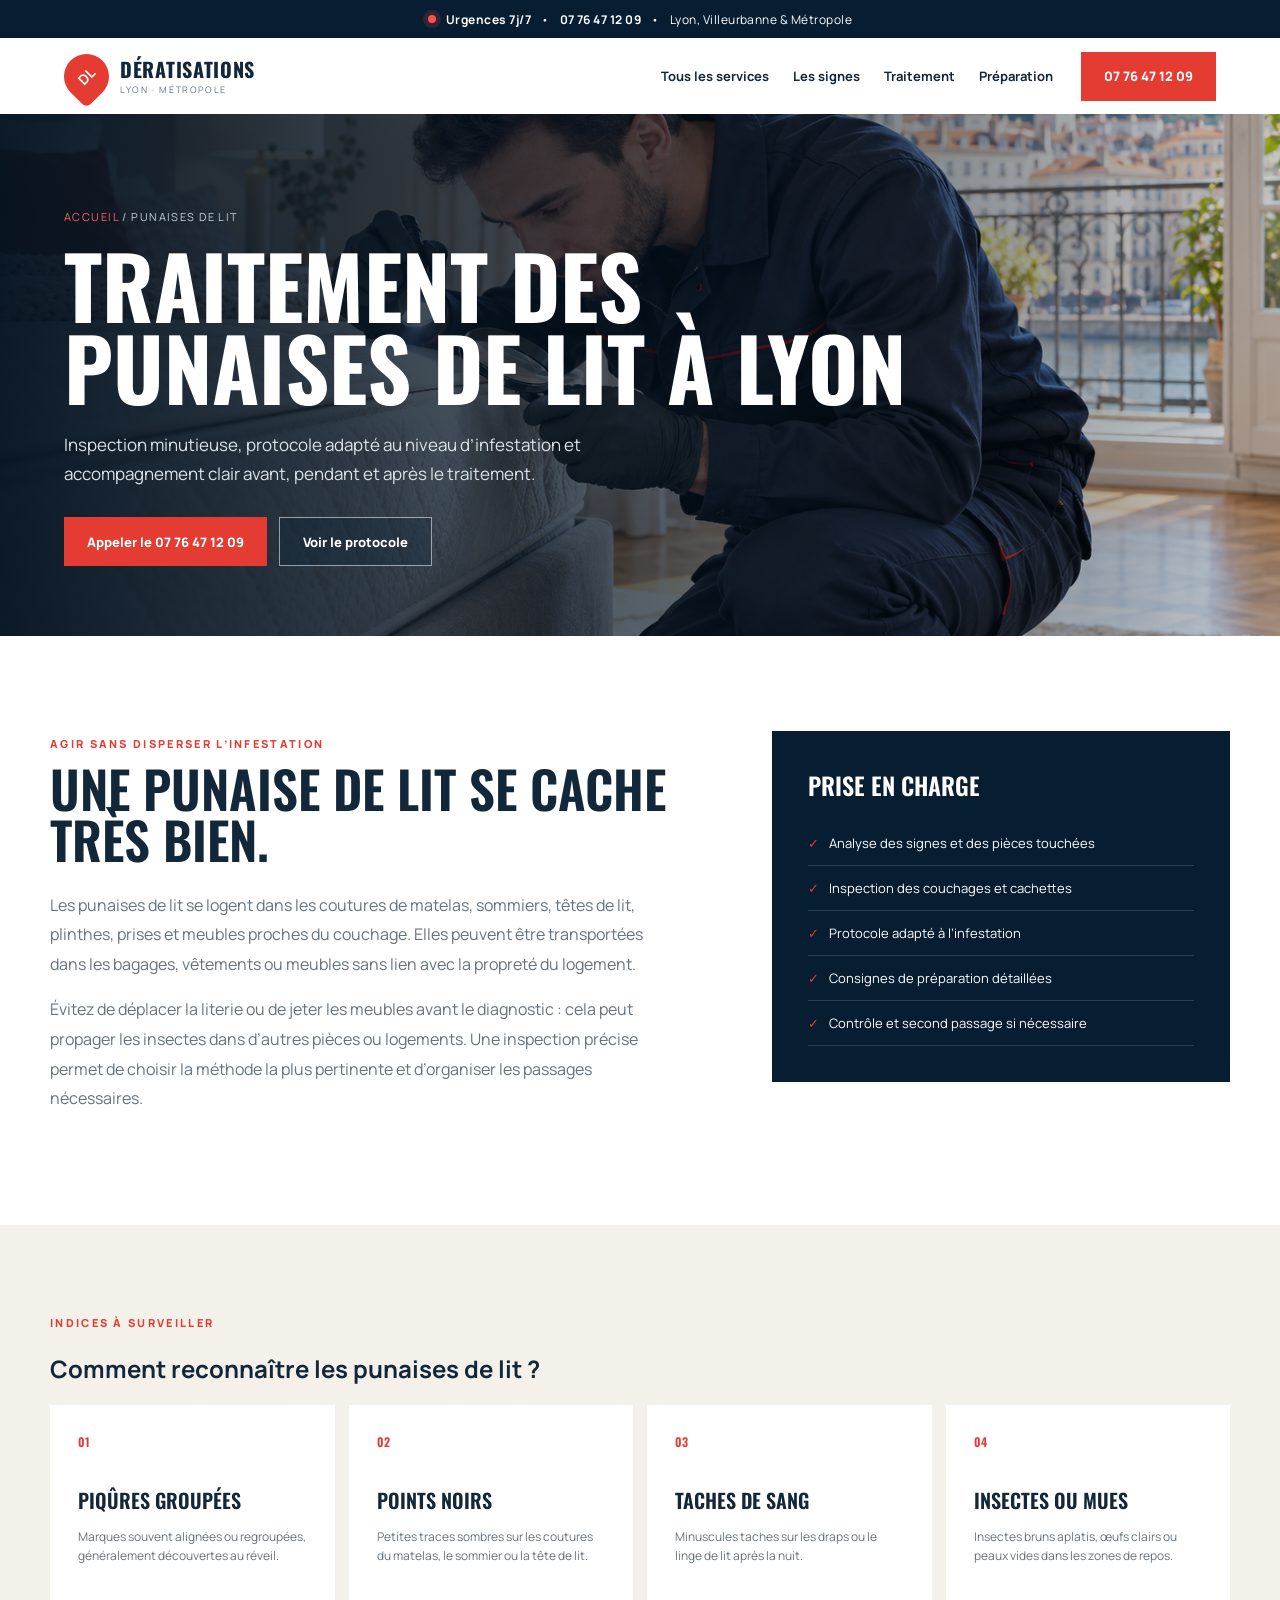
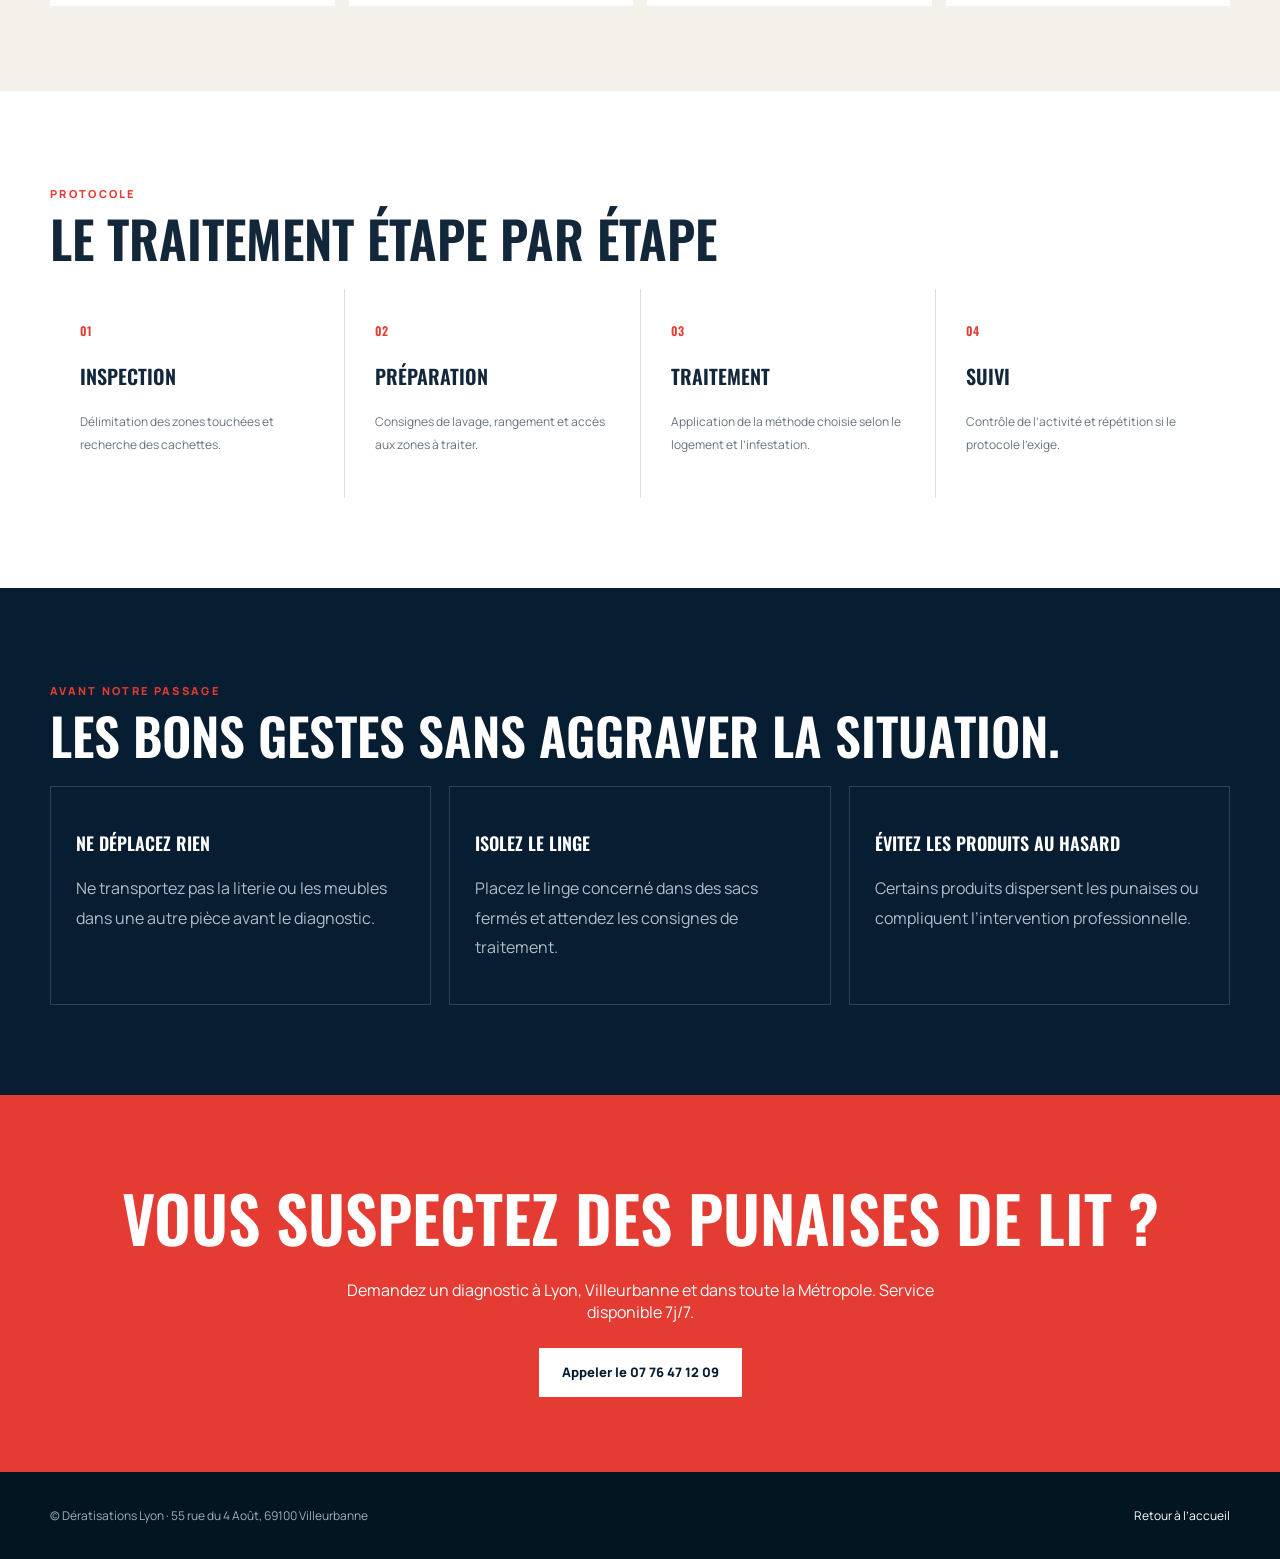
<file: punaises-de-lit.html>
<!doctype html><html lang="fr"><head><meta charset="utf-8"><meta name="viewport" content="width=device-width,initial-scale=1"><title>Traitement punaises de lit à Lyon — Intervention 7j/7</title><meta name="description" content="Inspection et traitement professionnel des punaises de lit à Lyon, Villeurbanne et Métropole. Protocole adapté, préparation et suivi."><link rel="preconnect" href="https://fonts.googleapis.com"><link rel="preconnect" href="https://fonts.gstatic.com" crossorigin><link href="https://fonts.googleapis.com/css2?family=Manrope:wght@400;600;700;800&family=Oswald:wght@500;600;700&display=swap" rel="stylesheet"><link rel="stylesheet" href="styles.css"><link rel="stylesheet" href="service-page.css"><!-- Google tag (gtag.js) -->
<script async src="https://www.googletagmanager.com/gtag/js?id=AW-18383502540"></script>
<script>
  window.dataLayer = window.dataLayer || [];
  function gtag(){dataLayer.push(arguments);}
  gtag('js', new Date());
  gtag('config', 'AW-18383502540');
</script>
</head><body>
<div class="topbar"><span class="pulse"></span><strong>Urgences 7j/7</strong><span>•</span><a href="tel:+33776471209"><strong>07 76 47 12 09</strong></a><span>•</span><span>Lyon, Villeurbanne & Métropole</span></div><header class="header service-nav"><a class="brand" href="index.html"><span class="brand-mark">DL</span><span><strong>DÉRATISATIONS</strong><small>LYON · MÉTROPOLE</small></span></a><button class="menu-btn">☰</button><nav class="nav"><a href="index.html#services">Tous les services</a><a href="#signes">Les signes</a><a href="#methode">Traitement</a><a href="#preparation">Préparation</a></nav><a class="btn btn-red header-cta" href="tel:+33776471209">07 76 47 12 09</a></header>
<main><section class="service-hero"><img src="punaises-lit.png" alt="Inspection de matelas contre les punaises de lit à Lyon"><div class="inner"><div class="breadcrumb"><a href="index.html">Accueil</a> / Punaises de lit</div><h1>Traitement des punaises de lit à Lyon</h1><p>Inspection minutieuse, protocole adapté au niveau d’infestation et accompagnement clair avant, pendant et après le traitement.</p><div class="service-actions"><a class="btn btn-red" href="tel:+33776471209">Appeler le 07 76 47 12 09</a><a class="btn btn-ghost" href="#methode">Voir le protocole</a></div></div></section>
<section class="service-body"><div class="intro-grid"><div class="prose"><span class="red-label">Agir sans disperser l’infestation</span><h2>Une punaise de lit se cache très bien.</h2><p>Les punaises de lit se logent dans les coutures de matelas, sommiers, têtes de lit, plinthes, prises et meubles proches du couchage. Elles peuvent être transportées dans les bagages, vêtements ou meubles sans lien avec la propreté du logement.</p><p>Évitez de déplacer la literie ou de jeter les meubles avant le diagnostic : cela peut propager les insectes dans d’autres pièces ou logements. Une inspection précise permet de choisir la méthode la plus pertinente et d’organiser les passages nécessaires.</p></div><aside class="side-card"><h3>Prise en charge</h3><ul><li>Analyse des signes et des pièces touchées</li><li>Inspection des couchages et cachettes</li><li>Protocole adapté à l’infestation</li><li>Consignes de préparation détaillées</li><li>Contrôle et second passage si nécessaire</li></ul></aside></div></section>
<section class="signs" id="signes"><span class="red-label">Indices à surveiller</span><h2 class="service-section-title">Comment reconnaître les punaises de lit ?</h2><div class="sign-grid"><article class="sign-card"><b>01</b><h3>Piqûres groupées</h3><p>Marques souvent alignées ou regroupées, généralement découvertes au réveil.</p></article><article class="sign-card"><b>02</b><h3>Points noirs</h3><p>Petites traces sombres sur les coutures du matelas, le sommier ou la tête de lit.</p></article><article class="sign-card"><b>03</b><h3>Taches de sang</h3><p>Minuscules taches sur les draps ou le linge de lit après la nuit.</p></article><article class="sign-card"><b>04</b><h3>Insectes ou mues</h3><p>Insectes bruns aplatis, œufs clairs ou peaux vides dans les zones de repos.</p></article></div></section>
<section class="service-section" id="methode"><span class="red-label">Protocole</span><h2>Le traitement étape par étape</h2><div class="process-list"><article><strong>01</strong><h3>Inspection</h3><p>Délimitation des zones touchées et recherche des cachettes.</p></article><article><strong>02</strong><h3>Préparation</h3><p>Consignes de lavage, rangement et accès aux zones à traiter.</p></article><article><strong>03</strong><h3>Traitement</h3><p>Application de la méthode choisie selon le logement et l’infestation.</p></article><article><strong>04</strong><h3>Suivi</h3><p>Contrôle de l’activité et répétition si le protocole l’exige.</p></article></div></section>
<section class="service-section prevent" id="preparation"><span class="red-label">Avant notre passage</span><h2>Les bons gestes sans aggraver la situation.</h2><div class="tips"><article><h3>Ne déplacez rien</h3><p>Ne transportez pas la literie ou les meubles dans une autre pièce avant le diagnostic.</p></article><article><h3>Isolez le linge</h3><p>Placez le linge concerné dans des sacs fermés et attendez les consignes de traitement.</p></article><article><h3>Évitez les produits au hasard</h3><p>Certains produits dispersent les punaises ou compliquent l’intervention professionnelle.</p></article></div></section>
<section class="service-cta" id="contact"><h2>Vous suspectez des punaises de lit ?</h2><p>Demandez un diagnostic à Lyon, Villeurbanne et dans toute la Métropole. Service disponible 7j/7.</p><a class="btn btn-white" href="tel:+33776471209">Appeler le 07 76 47 12 09</a></section></main><footer class="service-footer"><span>© Dératisations Lyon · 55 rue du 4 Août, 69100 Villeurbanne</span><a href="index.html">Retour à l’accueil</a></footer><script src="script.js"></script></body></html>
</file>
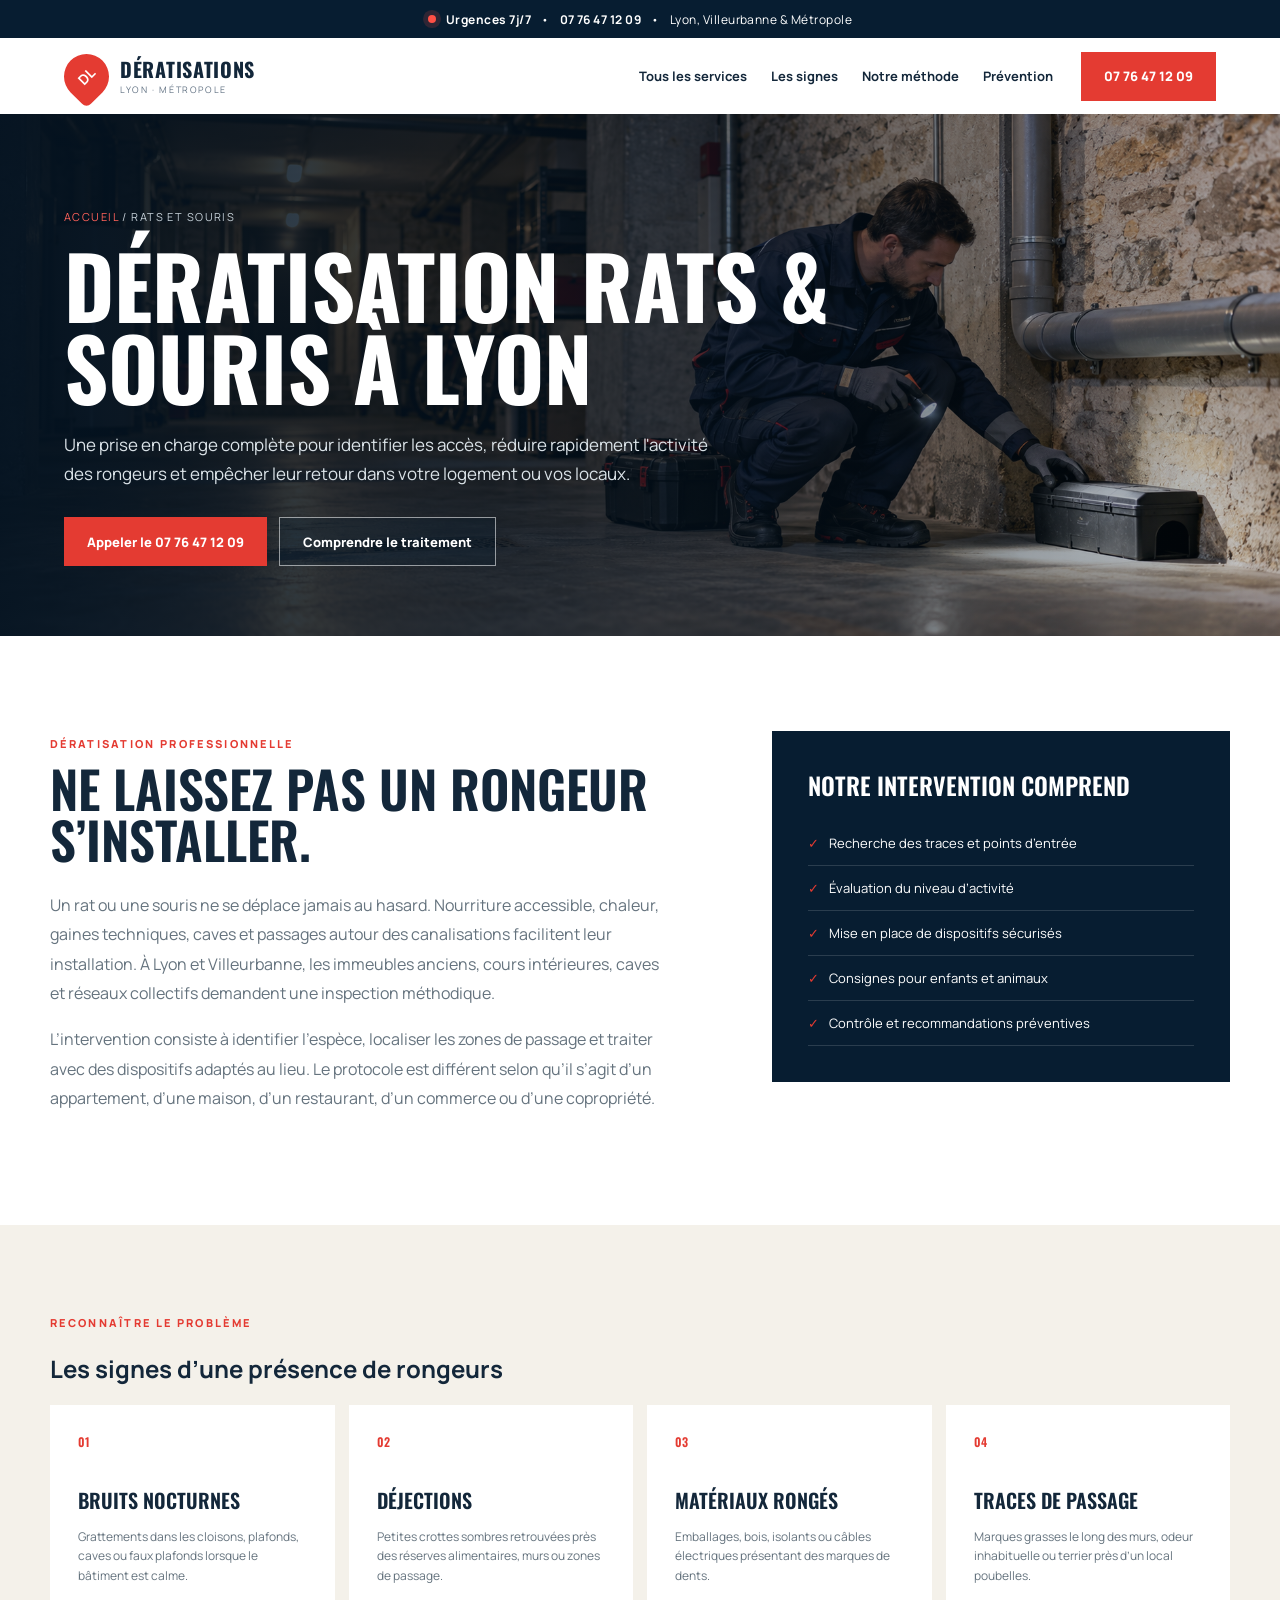
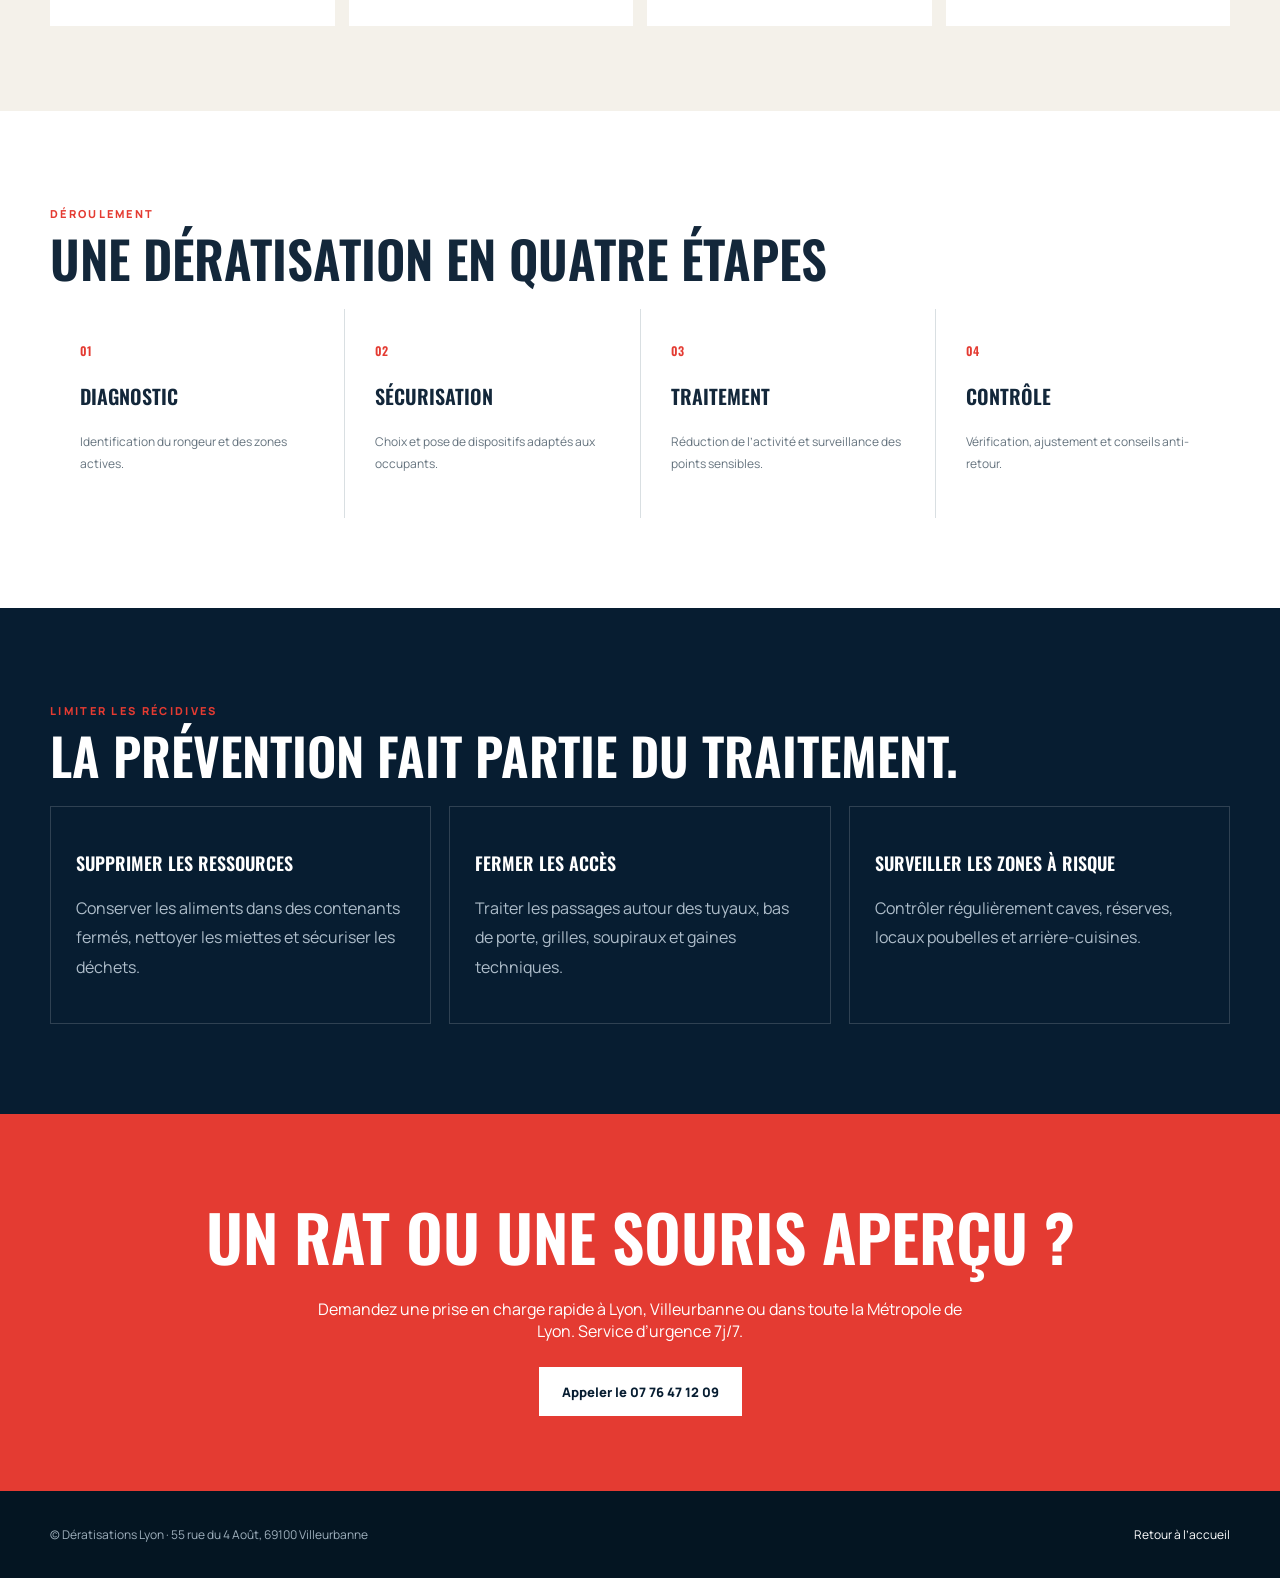
<file: rats-souris.html>
<!doctype html><html lang="fr"><head><meta charset="utf-8"><meta name="viewport" content="width=device-width,initial-scale=1"><title>Dératisation rats et souris à Lyon — Urgence 7j/7</title><meta name="description" content="Dératisation professionnelle contre rats et souris à Lyon, Villeurbanne et Métropole de Lyon. Diagnostic, traitement, contrôle et prévention 7j/7."><link rel="preconnect" href="https://fonts.googleapis.com"><link rel="preconnect" href="https://fonts.gstatic.com" crossorigin><link href="https://fonts.googleapis.com/css2?family=Manrope:wght@400;600;700;800&family=Oswald:wght@500;600;700&display=swap" rel="stylesheet"><link rel="stylesheet" href="styles.css"><link rel="stylesheet" href="service-page.css"><!-- Google tag (gtag.js) -->
<script async src="https://www.googletagmanager.com/gtag/js?id=AW-18383502540"></script>
<script>
  window.dataLayer = window.dataLayer || [];
  function gtag(){dataLayer.push(arguments);}
  gtag('js', new Date());
  gtag('config', 'AW-18383502540');
</script>
</head><body>
<div class="topbar"><span class="pulse"></span><strong>Urgences 7j/7</strong><span>•</span><a href="tel:+33776471209"><strong>07 76 47 12 09</strong></a><span>•</span><span>Lyon, Villeurbanne & Métropole</span></div><header class="header service-nav"><a class="brand" href="index.html"><span class="brand-mark">DL</span><span><strong>DÉRATISATIONS</strong><small>LYON · MÉTROPOLE</small></span></a><button class="menu-btn" aria-label="Ouvrir le menu">☰</button><nav class="nav"><a href="index.html#services">Tous les services</a><a href="#signes">Les signes</a><a href="#methode">Notre méthode</a><a href="#prevention">Prévention</a></nav><a class="btn btn-red header-cta" href="tel:+33776471209">07 76 47 12 09</a></header>
<main><section class="service-hero"><img src="hero-deratisation.png" alt="Technicien en dératisation dans une cave d'immeuble lyonnais"><div class="inner"><div class="breadcrumb"><a href="index.html">Accueil</a> / Rats et souris</div><h1>Dératisation rats & souris à Lyon</h1><p>Une prise en charge complète pour identifier les accès, réduire rapidement l'activité des rongeurs et empêcher leur retour dans votre logement ou vos locaux.</p><div class="service-actions"><a class="btn btn-red" href="tel:+33776471209">Appeler le 07 76 47 12 09</a><a class="btn btn-ghost" href="#methode">Comprendre le traitement</a></div></div></section>
<section class="service-body"><div class="intro-grid"><div class="prose"><span class="red-label">Dératisation professionnelle</span><h2>Ne laissez pas un rongeur s’installer.</h2><p>Un rat ou une souris ne se déplace jamais au hasard. Nourriture accessible, chaleur, gaines techniques, caves et passages autour des canalisations facilitent leur installation. À Lyon et Villeurbanne, les immeubles anciens, cours intérieures, caves et réseaux collectifs demandent une inspection méthodique.</p><p>L’intervention consiste à identifier l’espèce, localiser les zones de passage et traiter avec des dispositifs adaptés au lieu. Le protocole est différent selon qu’il s’agit d’un appartement, d’une maison, d’un restaurant, d’un commerce ou d’une copropriété.</p></div><aside class="side-card"><h3>Notre intervention comprend</h3><ul><li>Recherche des traces et points d’entrée</li><li>Évaluation du niveau d’activité</li><li>Mise en place de dispositifs sécurisés</li><li>Consignes pour enfants et animaux</li><li>Contrôle et recommandations préventives</li></ul></aside></div></section>
<section class="signs" id="signes"><span class="red-label">Reconnaître le problème</span><h2 class="service-section-title">Les signes d’une présence de rongeurs</h2><div class="sign-grid"><article class="sign-card"><b>01</b><h3>Bruits nocturnes</h3><p>Grattements dans les cloisons, plafonds, caves ou faux plafonds lorsque le bâtiment est calme.</p></article><article class="sign-card"><b>02</b><h3>Déjections</h3><p>Petites crottes sombres retrouvées près des réserves alimentaires, murs ou zones de passage.</p></article><article class="sign-card"><b>03</b><h3>Matériaux rongés</h3><p>Emballages, bois, isolants ou câbles électriques présentant des marques de dents.</p></article><article class="sign-card"><b>04</b><h3>Traces de passage</h3><p>Marques grasses le long des murs, odeur inhabituelle ou terrier près d’un local poubelles.</p></article></div></section>
<section class="service-section" id="methode"><span class="red-label">Déroulement</span><h2>Une dératisation en quatre étapes</h2><div class="process-list"><article><strong>01</strong><h3>Diagnostic</h3><p>Identification du rongeur et des zones actives.</p></article><article><strong>02</strong><h3>Sécurisation</h3><p>Choix et pose de dispositifs adaptés aux occupants.</p></article><article><strong>03</strong><h3>Traitement</h3><p>Réduction de l’activité et surveillance des points sensibles.</p></article><article><strong>04</strong><h3>Contrôle</h3><p>Vérification, ajustement et conseils anti-retour.</p></article></div></section>
<section class="service-section prevent" id="prevention"><span class="red-label">Limiter les récidives</span><h2>La prévention fait partie du traitement.</h2><div class="tips"><article><h3>Supprimer les ressources</h3><p>Conserver les aliments dans des contenants fermés, nettoyer les miettes et sécuriser les déchets.</p></article><article><h3>Fermer les accès</h3><p>Traiter les passages autour des tuyaux, bas de porte, grilles, soupiraux et gaines techniques.</p></article><article><h3>Surveiller les zones à risque</h3><p>Contrôler régulièrement caves, réserves, locaux poubelles et arrière-cuisines.</p></article></div></section>
<section class="service-cta" id="contact"><h2>Un rat ou une souris aperçu ?</h2><p>Demandez une prise en charge rapide à Lyon, Villeurbanne ou dans toute la Métropole de Lyon. Service d’urgence 7j/7.</p><a class="btn btn-white" href="tel:+33776471209">Appeler le 07 76 47 12 09</a></section></main><footer class="service-footer"><span>© Dératisations Lyon · 55 rue du 4 Août, 69100 Villeurbanne</span><a href="index.html">Retour à l’accueil</a></footer><script src="script.js"></script></body></html>
</file>
<file: styles.css>
:root{--navy:#071d31;--navy2:#0c2943;--red:#e43b32;--cream:#f4f1ea;--white:#fff;--ink:#13273a;--muted:#687682;--line:#dbe0e2}*{box-sizing:border-box}html{scroll-behavior:smooth}body{margin:0;font-family:Manrope,Arial,sans-serif;color:var(--ink);background:#fff}img{display:block;width:100%}a{color:inherit;text-decoration:none}.topbar{height:38px;background:var(--navy);color:#fff;display:flex;align-items:center;justify-content:center;gap:10px;font-size:12px;letter-spacing:.04em}.pulse,.live-dot{width:8px;height:8px;background:#ff5046;border-radius:50%;box-shadow:0 0 0 5px rgba(255,80,70,.16)}.header{height:82px;display:flex;align-items:center;padding:0 clamp(20px,5vw,78px);gap:28px;background:#fff;position:relative;z-index:20}.brand{display:flex;align-items:center;gap:11px;margin-right:auto}.brand-mark{width:45px;height:45px;border-radius:50% 50% 50% 14%;transform:rotate(-45deg);background:var(--red);color:#fff;display:grid;place-items:center;font:bold 14px Manrope}.brand-mark::first-line{transform:rotate(45deg)}.brand span:last-child{display:flex;flex-direction:column;line-height:1}.brand strong{font-family:Oswald,sans-serif;font-size:20px;letter-spacing:.035em}.brand small{font-size:9px;letter-spacing:.18em;margin-top:6px;color:#637384}.nav{display:flex;gap:24px;font-size:13px;font-weight:700}.nav a:hover{color:var(--red)}.btn{display:inline-flex;align-items:center;justify-content:center;min-height:49px;padding:0 23px;font-size:13px;font-weight:800;border:none;cursor:pointer;transition:.2s}.btn:hover{transform:translateY(-2px)}.btn-red{background:var(--red);color:#fff}.btn-ghost{border:1px solid rgba(255,255,255,.55);color:#fff;background:rgba(7,29,49,.25)}.btn-white{background:#fff;color:var(--navy)}.menu-btn{display:none;background:none;border:none;font-size:26px}.hero{min-height:680px;position:relative;display:flex;align-items:center;color:#fff;overflow:hidden}.hero>img{position:absolute;inset:0;height:100%;object-fit:cover}.hero-overlay{position:absolute;inset:0;background:linear-gradient(90deg,rgba(4,19,33,.96) 0%,rgba(4,19,33,.84) 39%,rgba(4,19,33,.2) 72%,rgba(4,19,33,.05) 100%)}.hero-content{position:relative;z-index:2;width:min(690px,90%);margin-left:clamp(20px,8vw,125px);padding:75px 0}.eyebrow,.red-label{text-transform:uppercase;font-size:11px;font-weight:800;letter-spacing:.21em}.eyebrow{color:#ff675f;margin-bottom:24px}.hero h1,.section h2,.method h2,.emergency h2,.pro h2,.contact h2{font-family:Oswald,sans-serif;text-transform:uppercase;line-height:.94;margin:0}.hero h1{font-size:clamp(52px,7vw,96px);letter-spacing:-.025em}.hero h1 em,.method h2 em,.emergency h2 em{font-style:normal;color:#ff554d}.hero-content>p{font-size:18px;line-height:1.7;max-width:585px;color:#d8e0e6;margin:28px 0}.hero-actions{display:flex;gap:13px}.hero-trust{display:flex;gap:34px;margin-top:52px;padding-top:27px;border-top:1px solid rgba(255,255,255,.2);font-size:12px;color:#c5d0d8}.hero-trust span{display:flex;flex-direction:column;gap:4px}.hero-trust b{font-size:15px;color:#fff}.quick-diagnosis{padding:37px clamp(20px,6vw,90px);background:var(--cream);display:flex;align-items:center;gap:50px}.red-label{color:var(--red)}.quick-diagnosis h2{font-size:22px;margin:8px 0 0}.quick-links{display:grid;grid-template-columns:repeat(4,1fr);flex:1;border-left:1px solid #cfd4d3}.quick-links a{padding:18px 20px;border-right:1px solid #cfd4d3;font-weight:800;font-size:13px;display:flex;justify-content:space-between}.quick-links a span{color:var(--red)}.section{padding:110px clamp(20px,7vw,110px)}.section-head{display:flex;justify-content:space-between;align-items:end;gap:40px;margin-bottom:55px}.section h2,.method h2,.pro h2,.contact h2{font-size:clamp(42px,5vw,68px);margin-top:14px}.section-head>p{max-width:490px;color:var(--muted);line-height:1.8}.service-grid{display:grid;grid-template-columns:1fr 1fr;gap:18px}.service-card{height:480px;position:relative;overflow:hidden;color:#fff}.service-card.wide{height:555px}.service-card img{height:100%;object-fit:cover;transition:transform .5s}.service-card:hover img{transform:scale(1.03)}.shade{position:absolute;inset:0;background:linear-gradient(0deg,rgba(3,18,31,.9),transparent 65%)}.card-copy{position:absolute;inset:auto 35px 34px}.card-copy>span{font:600 12px Oswald;color:#ff6961}.card-copy h3{font:600 35px Oswald;text-transform:uppercase;margin:7px 0}.card-copy p{max-width:480px;font-size:13px;line-height:1.6;color:#dce3e8}.card-copy a{display:inline-block;margin-top:8px;font-size:12px;font-weight:800;color:#fff}.other-pests{display:flex;flex-wrap:wrap;gap:12px;align-items:center;padding-top:34px}.other-pests span{color:var(--muted);font-size:12px}.other-pests b{background:var(--cream);padding:10px 15px;font-size:11px;text-transform:uppercase;letter-spacing:.06em}.method{background:var(--navy);color:#fff;padding:110px clamp(20px,8vw,125px);display:grid;grid-template-columns:.9fr 1.1fr;gap:10vw}.method-intro>p{color:#aebdca;line-height:1.8;max-width:440px}.steps article{display:flex;gap:28px;padding:28px 0;border-bottom:1px solid rgba(255,255,255,.13)}.steps strong{color:var(--red);font:600 13px Oswald}.steps h3{font:600 21px Oswald;text-transform:uppercase;margin:0 0 8px}.steps p{color:#aebdca;font-size:13px;line-height:1.7;margin:0}.emergency{text-align:center;color:#fff;background:var(--red);padding:100px 20px}.emergency>div{display:flex;justify-content:center;align-items:center;gap:13px;font-size:12px;text-transform:uppercase;font-weight:800;letter-spacing:.12em}.emergency .live-dot{background:#fff;box-shadow:0 0 0 5px rgba(255,255,255,.2)}.emergency h2{font-size:clamp(48px,6vw,80px);margin:22px 0}.emergency h2 em{color:var(--navy)}.emergency p{max-width:660px;margin:0 auto 28px;line-height:1.7}.zone-layout{display:grid;grid-template-columns:.85fr 1.15fr;background:var(--cream)}.zone-feature{background:var(--navy);color:#fff;padding:65px;text-align:center}.map-rings{width:260px;height:260px;position:relative;margin:0 auto 35px;display:grid;place-items:center}.map-rings span{position:absolute;border:1px solid rgba(255,255,255,.16);border-radius:50%;inset:0}.map-rings span:nth-child(2){inset:36px}.map-rings span:nth-child(3){inset:73px;background:rgba(228,59,50,.12);border-color:rgba(228,59,50,.7)}.map-rings b{position:relative;font:700 23px Oswald;letter-spacing:.12em}.zone-feature h3{font:600 25px Oswald;text-transform:uppercase}.zone-feature p{color:#aebdca;line-height:1.7}.city-list{padding:35px 55px}.city-list>div{padding:24px 0;border-bottom:1px solid #d5d7d4}.city-list h3{font:600 20px Oswald;text-transform:uppercase;margin:0 0 8px}.city-list p{font-size:13px;color:var(--muted);line-height:1.7;margin:0}.pro{display:grid;grid-template-columns:1.1fr .9fr;min-height:700px;background:#eef0ef}.pro>img{height:100%;object-fit:cover}.pro-content{padding:90px clamp(35px,6vw,95px);align-self:center}.pro-content p{color:var(--muted);line-height:1.8}.pro-content ul{padding:0;margin:28px 0 35px;list-style:none}.pro-content li{padding:13px 0;border-bottom:1px solid #d4dadb;font-size:13px;font-weight:700}.pro-content li:before{content:'✓';color:var(--red);margin-right:12px}.faq{display:grid;grid-template-columns:.8fr 1.2fr;gap:9vw}.accordion details{border-bottom:1px solid var(--line);padding:23px 0}.accordion summary{font-weight:800;cursor:pointer;list-style:none;padding-right:30px;position:relative}.accordion summary:after{content:'+';position:absolute;right:0;color:var(--red);font-size:20px}.accordion details[open] summary:after{content:'−'}.accordion p{color:var(--muted);line-height:1.7;font-size:13px}.contact{background:var(--cream);padding:100px clamp(20px,8vw,125px);display:grid;grid-template-columns:.8fr 1.2fr;gap:8vw}.contact-copy>p{color:var(--muted);line-height:1.8;max-width:470px}.pending{display:flex;align-items:center;gap:12px;margin-top:28px;font-size:12px;font-weight:800}.pending span{width:10px;height:10px;border-radius:50%;background:#e7a824}.contact-form{display:grid;grid-template-columns:1fr 1fr;gap:18px;background:#fff;padding:35px}.contact-form label{font-size:11px;font-weight:800;text-transform:uppercase;letter-spacing:.07em}.contact-form input,.contact-form select,.contact-form textarea{display:block;width:100%;margin-top:9px;border:1px solid var(--line);padding:14px;font:14px Manrope;background:#fff}.contact-form .full{grid-column:1/-1}.contact-form small{color:var(--muted);font-size:10px;line-height:1.5}footer{background:#041522;color:#fff;padding:55px clamp(20px,7vw,110px);display:flex;align-items:center;gap:7vw}footer .brand{margin:0}footer p{color:#95a7b4;font-size:12px;line-height:1.8}.legal{margin-left:auto}.mobile-bar{display:none}
@media(max-width:1000px){.nav{display:none;position:absolute;top:82px;left:0;right:0;background:#fff;padding:24px;flex-direction:column;box-shadow:0 15px 25px rgba(0,0,0,.12)}.nav.open{display:flex}.menu-btn{display:block}.header-cta{display:none}.quick-diagnosis{align-items:flex-start;flex-direction:column}.quick-links{width:100%;border-left:0}.method{grid-template-columns:1fr;gap:40px}.pro{grid-template-columns:1fr}.pro>img{height:520px}.faq,.contact{grid-template-columns:1fr}.section-head{align-items:flex-start;flex-direction:column}.zone-layout{grid-template-columns:1fr}}
@media(max-width:680px){body{padding-bottom:58px}.topbar{font-size:10px;padding:0 10px;text-align:center}.header{height:70px;padding:0 16px}.brand-mark{width:39px;height:39px}.brand strong{font-size:17px}.brand small{font-size:8px}.nav{top:70px}.hero{min-height:690px;align-items:flex-end}.hero>img{object-position:63% center}.hero-overlay{background:linear-gradient(0deg,rgba(4,19,33,.98) 10%,rgba(4,19,33,.78) 60%,rgba(4,19,33,.25))}.hero-content{margin:0;padding:130px 20px 42px;width:100%}.hero h1{font-size:54px}.hero-content>p{font-size:15px}.hero-actions{flex-direction:column}.hero-trust{gap:18px;overflow:auto}.quick-links{grid-template-columns:1fr 1fr}.quick-links a{border-bottom:1px solid #cfd4d3}.section{padding:75px 20px}.section h2,.method h2,.pro h2,.contact h2{font-size:44px}.service-grid{grid-template-columns:1fr}.service-card,.service-card.wide{height:430px}.card-copy{inset:auto 22px 24px}.other-pests{align-items:flex-start}.method{padding:75px 20px}.emergency{padding:75px 20px}.zone-feature{padding:50px 20px}.map-rings{width:220px;height:220px}.city-list{padding:25px}.pro>img{height:390px}.pro-content{padding:65px 20px}.contact{padding:70px 20px}.contact-form{grid-template-columns:1fr;padding:22px}.contact-form>*{grid-column:1/-1}footer{align-items:flex-start;flex-direction:column;padding:45px 20px}.legal{margin:0}.mobile-bar{display:block;position:fixed;z-index:50;bottom:0;left:0;right:0;background:var(--red);color:#fff;text-align:center;font-size:12px;font-weight:800;padding:18px}}

/* Navigation déroulante */
.nav{align-items:center}.nav>a,.nav-group>a{padding:31px 0}.nav-group{position:relative}.nav-group>a span{font-size:12px;color:var(--red);margin-left:3px}.dropdown{position:absolute;top:68px;left:-22px;width:280px;background:#fff;padding:10px;box-shadow:0 18px 45px rgba(4,21,34,.18);border-top:3px solid var(--red);opacity:0;visibility:hidden;transform:translateY(8px);transition:.2s;z-index:30}.nav-group:hover .dropdown,.nav-group:focus-within .dropdown{opacity:1;visibility:visible;transform:translateY(0)}.dropdown a{display:flex;flex-direction:column;gap:3px;padding:12px;border-bottom:1px solid #eef0f1}.dropdown a:last-child{border-bottom:0}.dropdown b{font-size:12px}.dropdown small{font-size:10px;color:var(--muted);font-weight:500}.dropdown.compact{width:220px}.dropdown.compact a{padding:10px 12px}
@media(max-width:1000px){.nav{align-items:stretch;gap:0;max-height:calc(100vh - 120px);overflow:auto}.nav>a,.nav-group>a{display:block;padding:13px 0;border-bottom:1px solid #eef0f1}.dropdown,.dropdown.compact{position:static;width:100%;opacity:1;visibility:visible;transform:none;box-shadow:none;border-top:0;padding:4px 0 8px 12px}.dropdown a{padding:8px 12px;border:0;background:#f7f8f7;margin:3px 0}}
.contact-phone{display:inline-block;margin:18px 0 6px;font:700 clamp(30px,4vw,48px) Oswald;color:var(--red);letter-spacing:.03em}.contact-phone:hover{color:var(--navy)}

.hero-trust i{width:28px;height:28px;display:grid;place-items:center;border-radius:50%;background:rgba(255,255,255,.14);font-style:normal;font-size:15px}.news{background:#f4f5f7}.news-grid{display:grid;grid-template-columns:repeat(3,1fr);gap:22px}.news-grid article{background:#fff;border:1px solid #e5e7eb;border-radius:18px;padding:28px;box-shadow:0 12px 35px rgba(15,23,42,.07)}.news-icon{width:52px;height:52px;display:grid;place-items:center;border-radius:14px;background:#fff1f1;font-size:26px;margin-bottom:20px}.news-grid small{display:block;color:var(--red);font-weight:800;text-transform:uppercase;letter-spacing:.06em;margin-bottom:10px}.news-grid h3{font:600 26px/1.15 Oswald;margin:0 0 13px;text-transform:uppercase}.news-grid p{color:var(--muted);line-height:1.65}.news-grid a{display:inline-block;margin-top:12px;color:var(--red);font-weight:800}@media(max-width:1000px){.news-grid{grid-template-columns:1fr}}
</file>
<file: service-page.css>
.service-hero{min-height:520px;position:relative;display:flex;align-items:flex-end;color:#fff;overflow:hidden}.service-hero>img{position:absolute;inset:0;height:100%;object-fit:cover}.service-hero:after{content:'';position:absolute;inset:0;background:linear-gradient(90deg,rgba(4,19,33,.96),rgba(4,19,33,.62) 58%,rgba(4,19,33,.18))}.service-hero .inner{position:relative;z-index:2;width:min(1180px,90%);margin:0 auto;padding:95px 0 70px}.breadcrumb{font-size:11px;text-transform:uppercase;letter-spacing:.13em;color:#c6d1d9;margin-bottom:20px}.breadcrumb a{color:#ff625a}.service-hero h1{font:700 clamp(48px,7vw,86px)/.95 Oswald;text-transform:uppercase;margin:0;max-width:850px}.service-hero p{max-width:650px;font-size:17px;line-height:1.7;color:#dbe3e8;margin:24px 0 0}.service-actions{display:flex;gap:12px;margin-top:28px}.service-body{padding:95px max(20px,calc((100vw - 1180px)/2))}.intro-grid{display:grid;grid-template-columns:1.15fr .85fr;gap:8vw;align-items:start}.prose h2,.service-section h2{font:600 clamp(35px,4vw,55px)/1 Oswald;text-transform:uppercase;margin:10px 0 25px}.prose p,.service-section p{color:#65737e;line-height:1.85}.side-card{background:#071d31;color:#fff;padding:36px}.side-card h3{font:600 24px Oswald;text-transform:uppercase;margin:0 0 18px}.side-card ul{list-style:none;margin:0;padding:0}.side-card li{padding:13px 0;border-bottom:1px solid rgba(255,255,255,.14);font-size:13px}.side-card li:before{content:'✓';color:#e43b32;margin-right:10px}.signs{background:#f4f1ea;padding:85px max(20px,calc((100vw - 1180px)/2))}.sign-grid{display:grid;grid-template-columns:repeat(4,1fr);gap:14px}.sign-card{background:#fff;padding:28px;min-height:190px}.sign-card b{display:block;color:#e43b32;font:600 12px Oswald;margin-bottom:35px}.sign-card h3{font:600 20px Oswald;text-transform:uppercase;margin:0 0 10px}.sign-card p{font-size:12px;line-height:1.65;color:#65737e}.service-section{padding:90px max(20px,calc((100vw - 1180px)/2))}.process-list{display:grid;grid-template-columns:repeat(4,1fr);gap:1px;background:#d9dfe2}.process-list article{background:#fff;padding:30px}.process-list strong{font:600 12px Oswald;color:#e43b32}.process-list h3{font:600 20px Oswald;text-transform:uppercase}.process-list p{font-size:12px}.prevent{background:#071d31;color:#fff}.prevent h2{color:#fff}.prevent p{color:#aebdca}.tips{display:grid;grid-template-columns:repeat(3,1fr);gap:18px}.tips article{border:1px solid rgba(255,255,255,.16);padding:25px}.tips h3{font:600 18px Oswald;text-transform:uppercase}.service-cta{text-align:center;background:#e43b32;color:#fff;padding:75px 20px}.service-cta h2{font:600 clamp(38px,5vw,65px) Oswald;text-transform:uppercase;margin:0 0 15px}.service-cta p{max-width:650px;margin:0 auto 25px}.service-footer{background:#041522;color:#9fb0bd;padding:35px max(20px,calc((100vw - 1180px)/2));display:flex;justify-content:space-between;font-size:12px}.service-footer a{color:#fff}.service-nav{height:76px}.service-nav .nav>a,.service-nav .nav-group>a{padding:28px 0}@media(max-width:900px){.intro-grid{grid-template-columns:1fr}.sign-grid,.process-list{grid-template-columns:1fr 1fr}.tips{grid-template-columns:1fr}.service-nav .nav{top:76px}}@media(max-width:620px){.service-hero{min-height:600px}.service-hero .inner{padding:130px 0 55px}.service-actions{flex-direction:column}.sign-grid,.process-list{grid-template-columns:1fr}.service-footer{flex-direction:column;gap:15px}.service-body,.signs,.service-section{padding-top:65px;padding-bottom:65px}}
</file>
